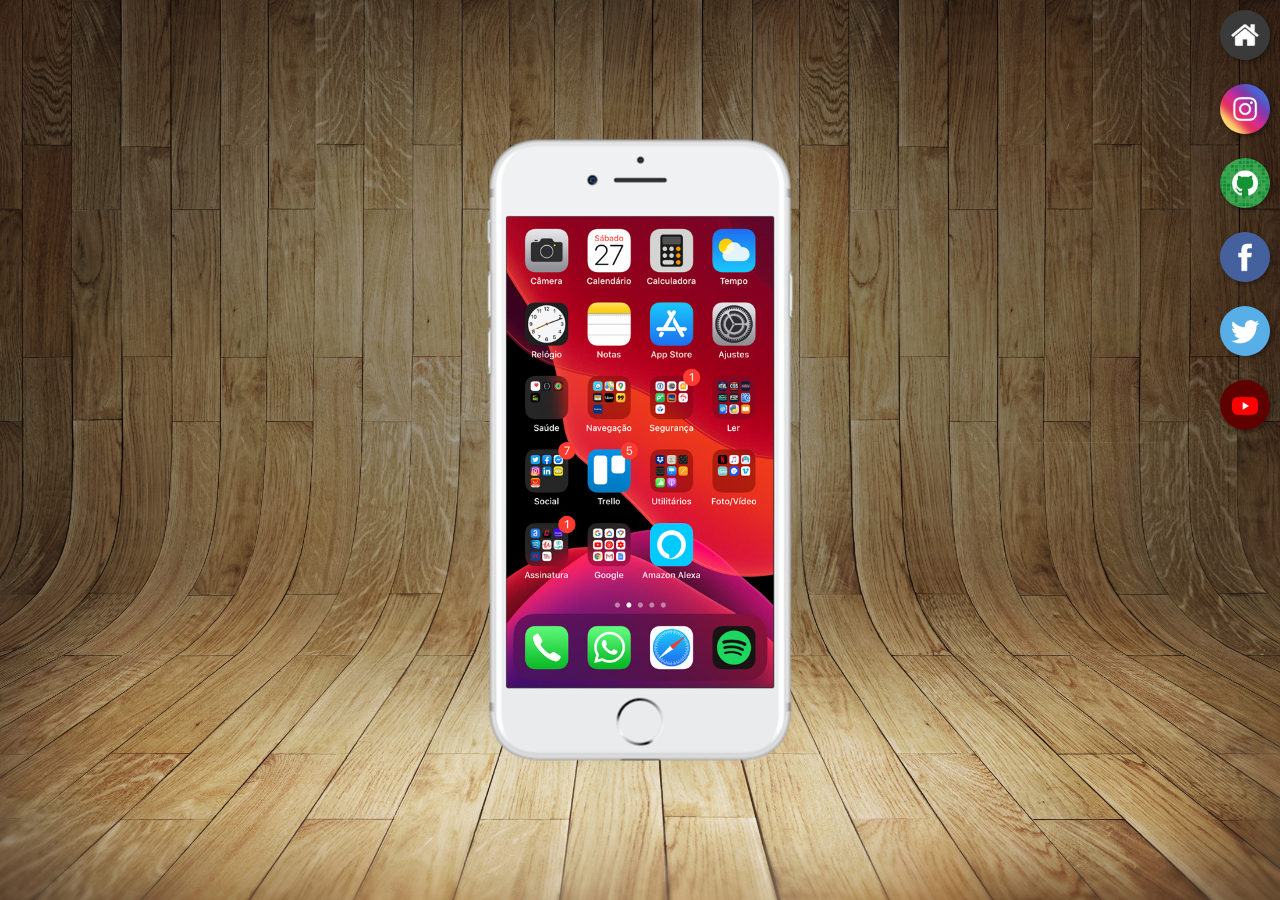
<file: index.html>
<!DOCTYPE html>
<html lang="pt-br">
<head>
    <meta charset="UTF-8">
    <meta name="viewport" content="width=device-width, initial-scale=1.0">
    <title>Redes Sociais</title>
    <link rel="shortcut icon" href="imagens/favicon.ico" type="image/x-icon">
    <link rel="stylesheet" href="estilo/style.css">
</head>
<body>
    <main>
        <section id="telefone">
           <iframe src="home.html" name="tela" id="tela" frameborder="0">
            Seu navegador não é compatível.
           </iframe>
        </section>
        <section id="redes-sociais"> <!--qdo apertar no icones,vai aparecer dentro da tela do celular-->
           <a href="home.html" target="tela"><img src="imagens/logo-home.jpg" alt="home"></a><br>
           <a href="instagram.html" target="tela"><img src="imagens/logo-instagram.jpg" alt="instagram"></a><br>
           <a href="github.html" target="tela"><img src="imagens/logo-github.jpg" alt="github"></a><br>
           <a href="facebook.html" target="tela"><img src="imagens/logo-facebook.jpg" alt="facebook"></a><br>
           <a href="twitter.html" target="tela"><img src="imagens/logo-twitter.jpg" alt="twitter"></a><br>
           <a href="youtube.html" target="tela"><img src="imagens/logo-youtube.jpg" alt="youtube"></a>
        </section>
    </main>
</body>
</html>
</file>
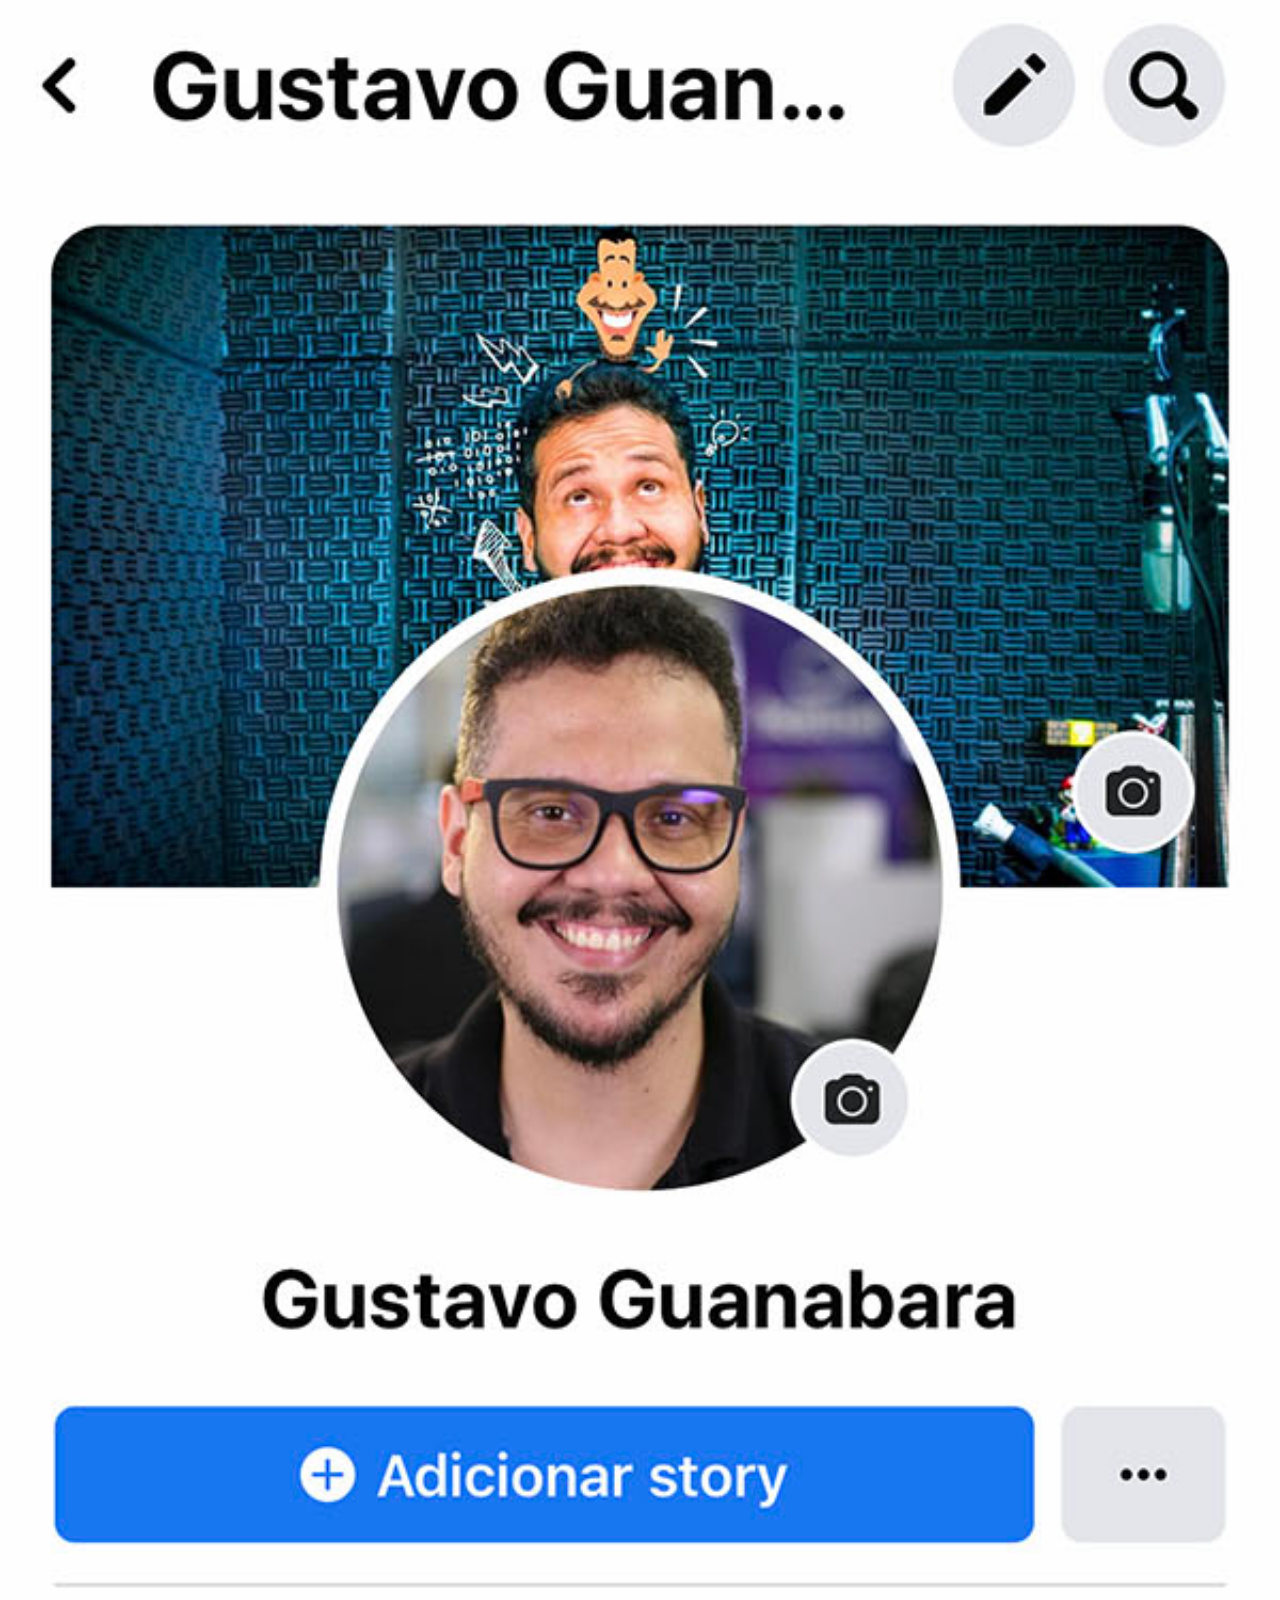
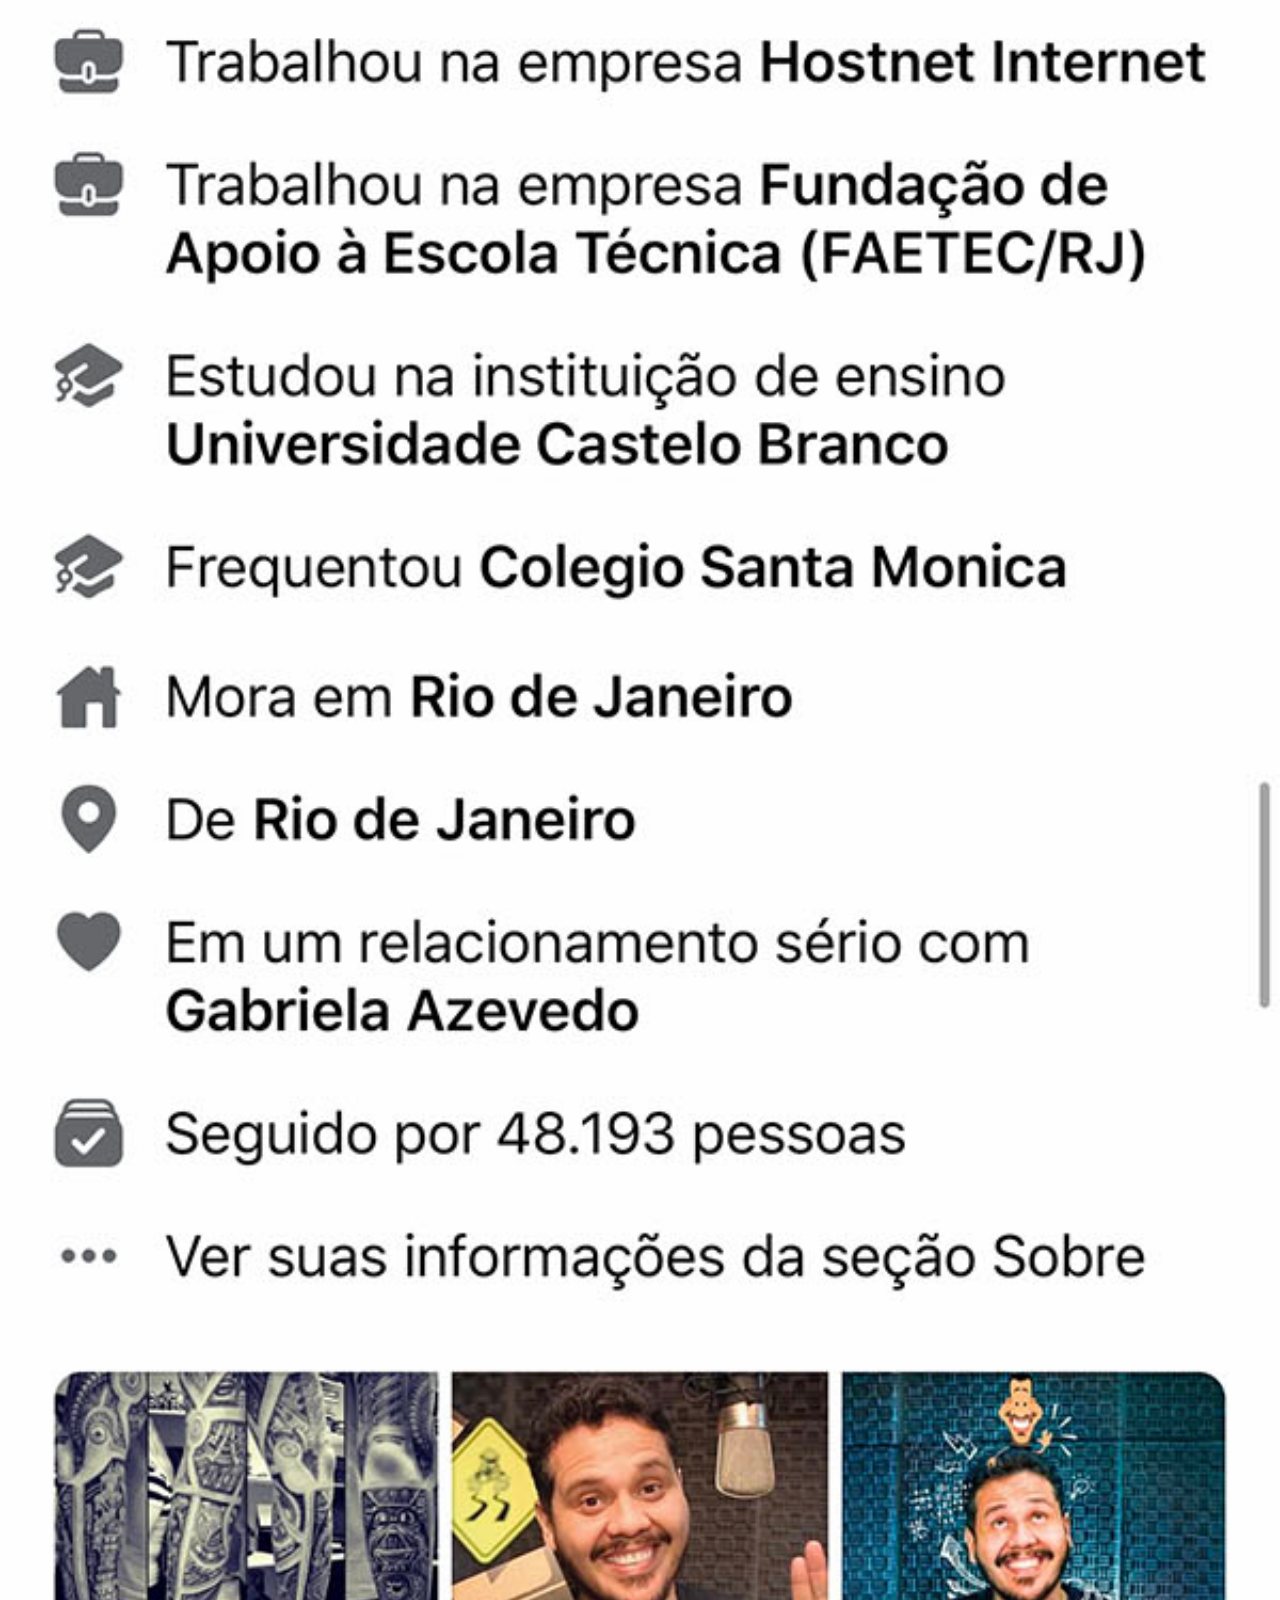
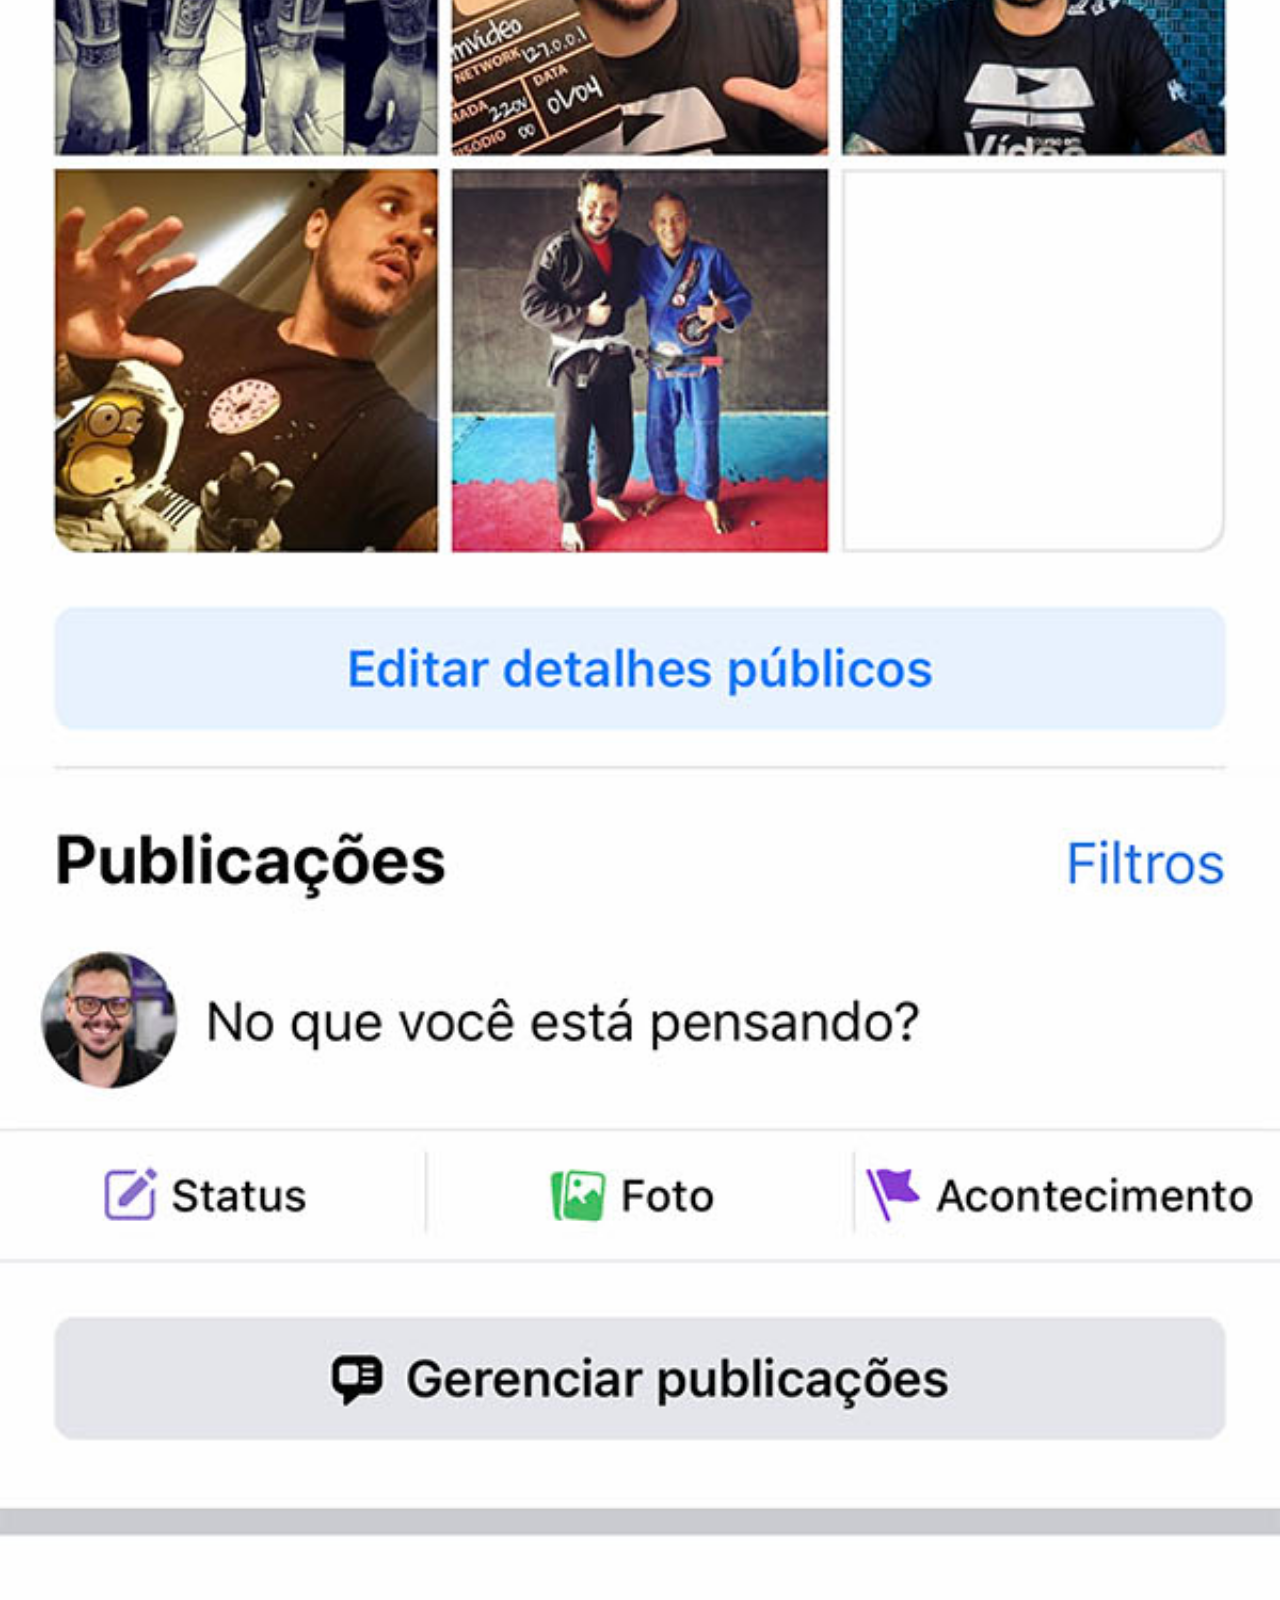
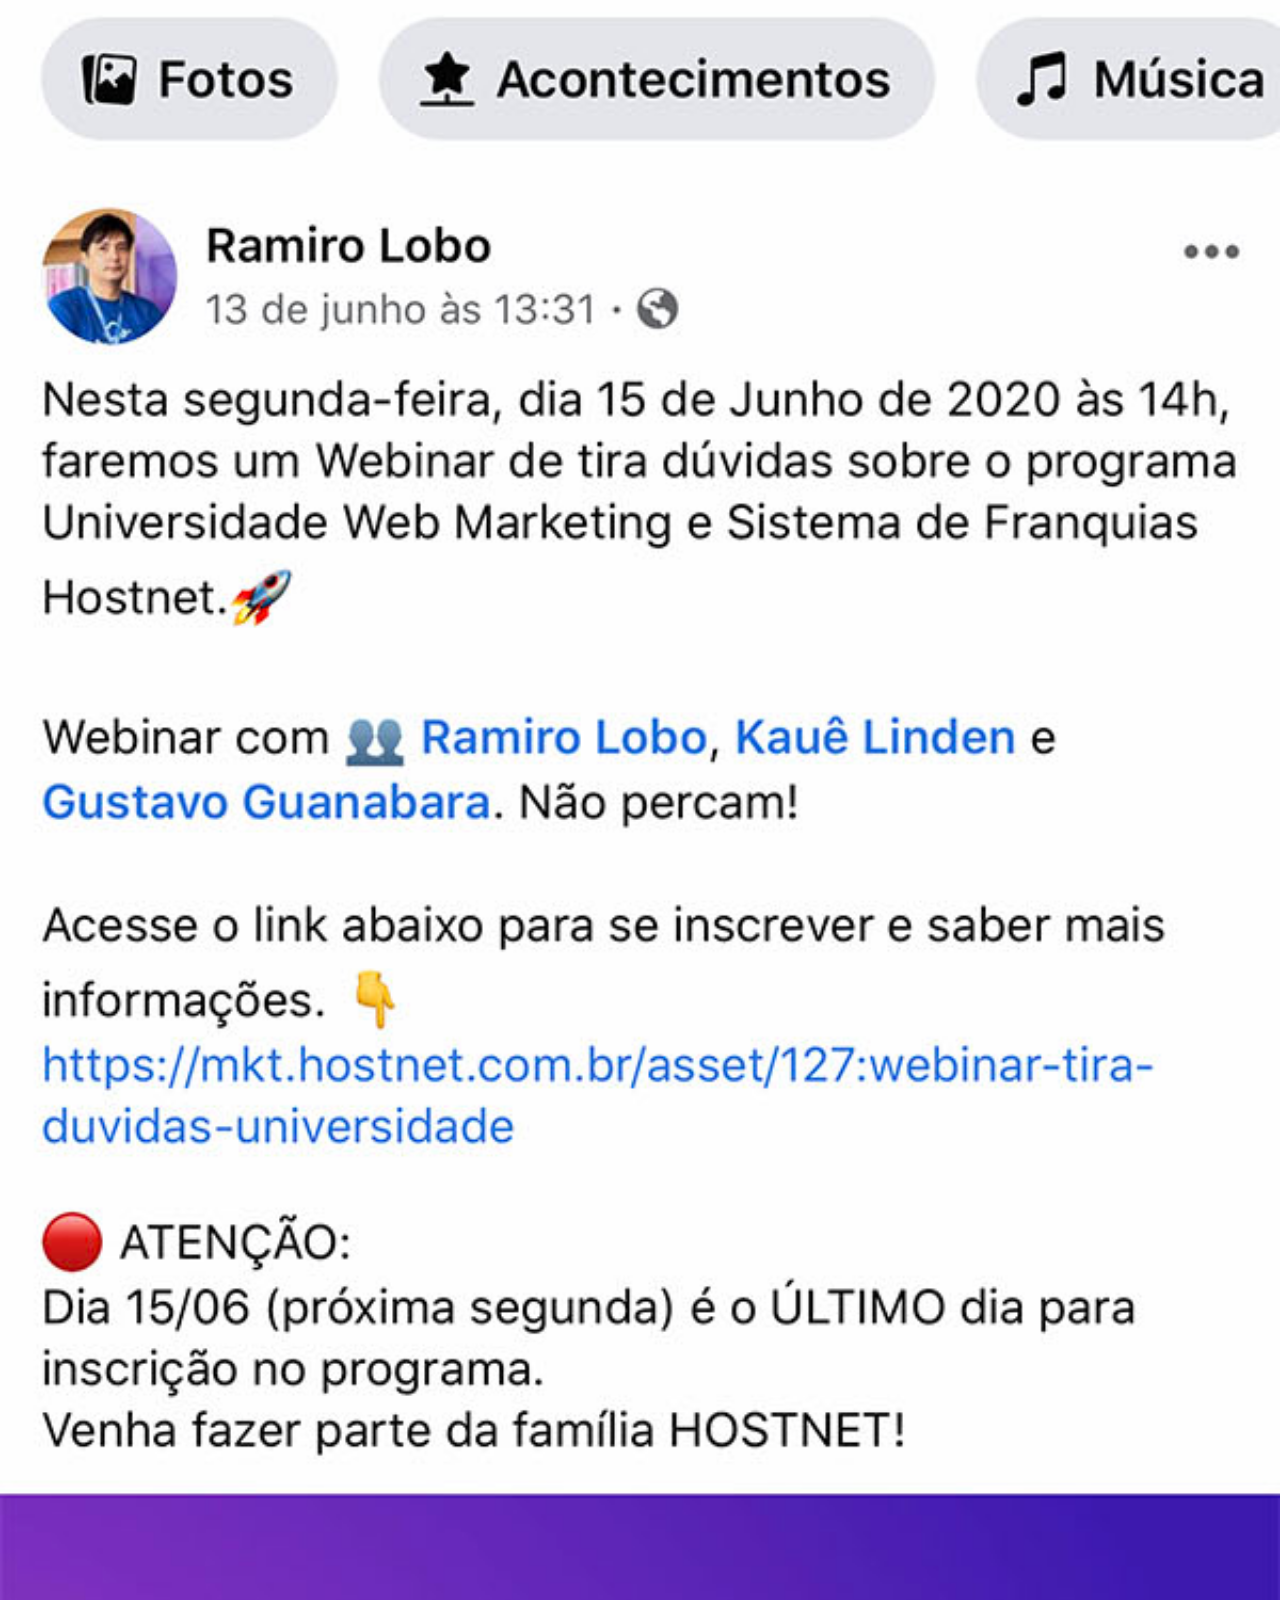
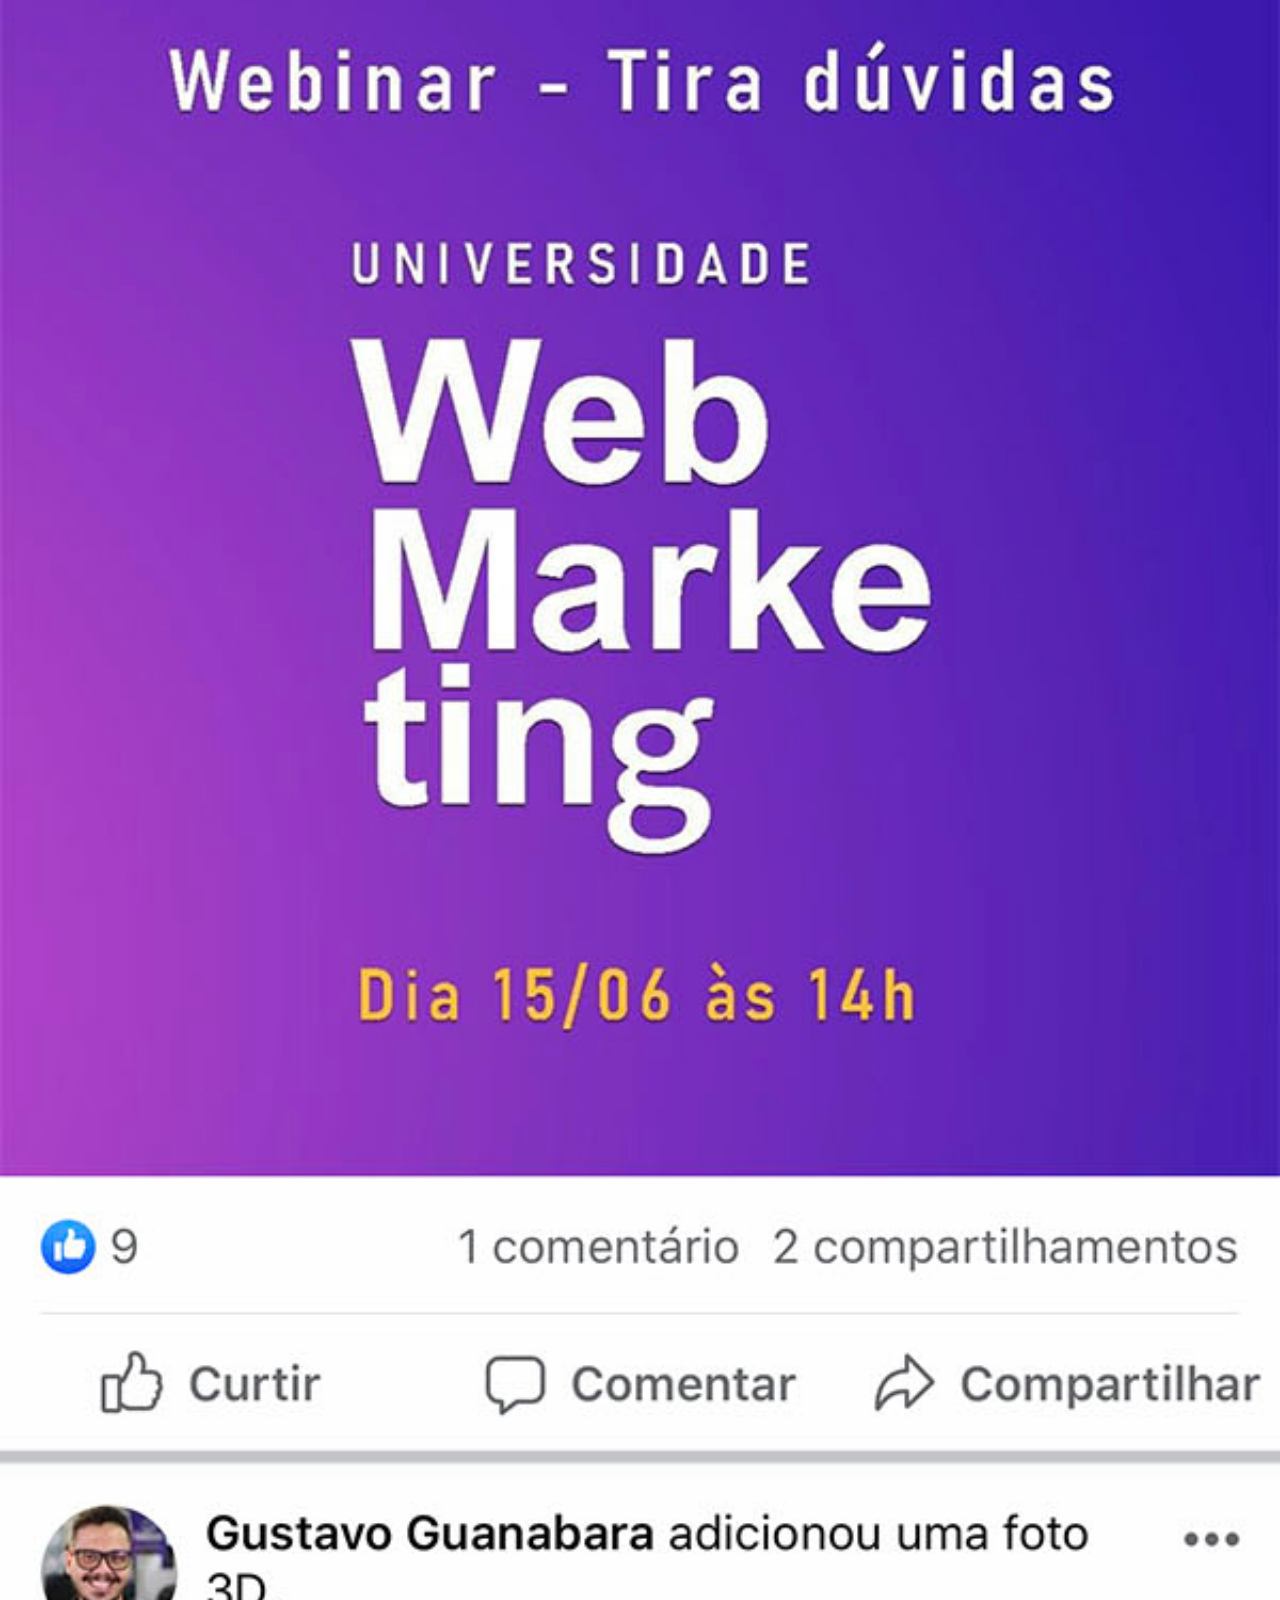
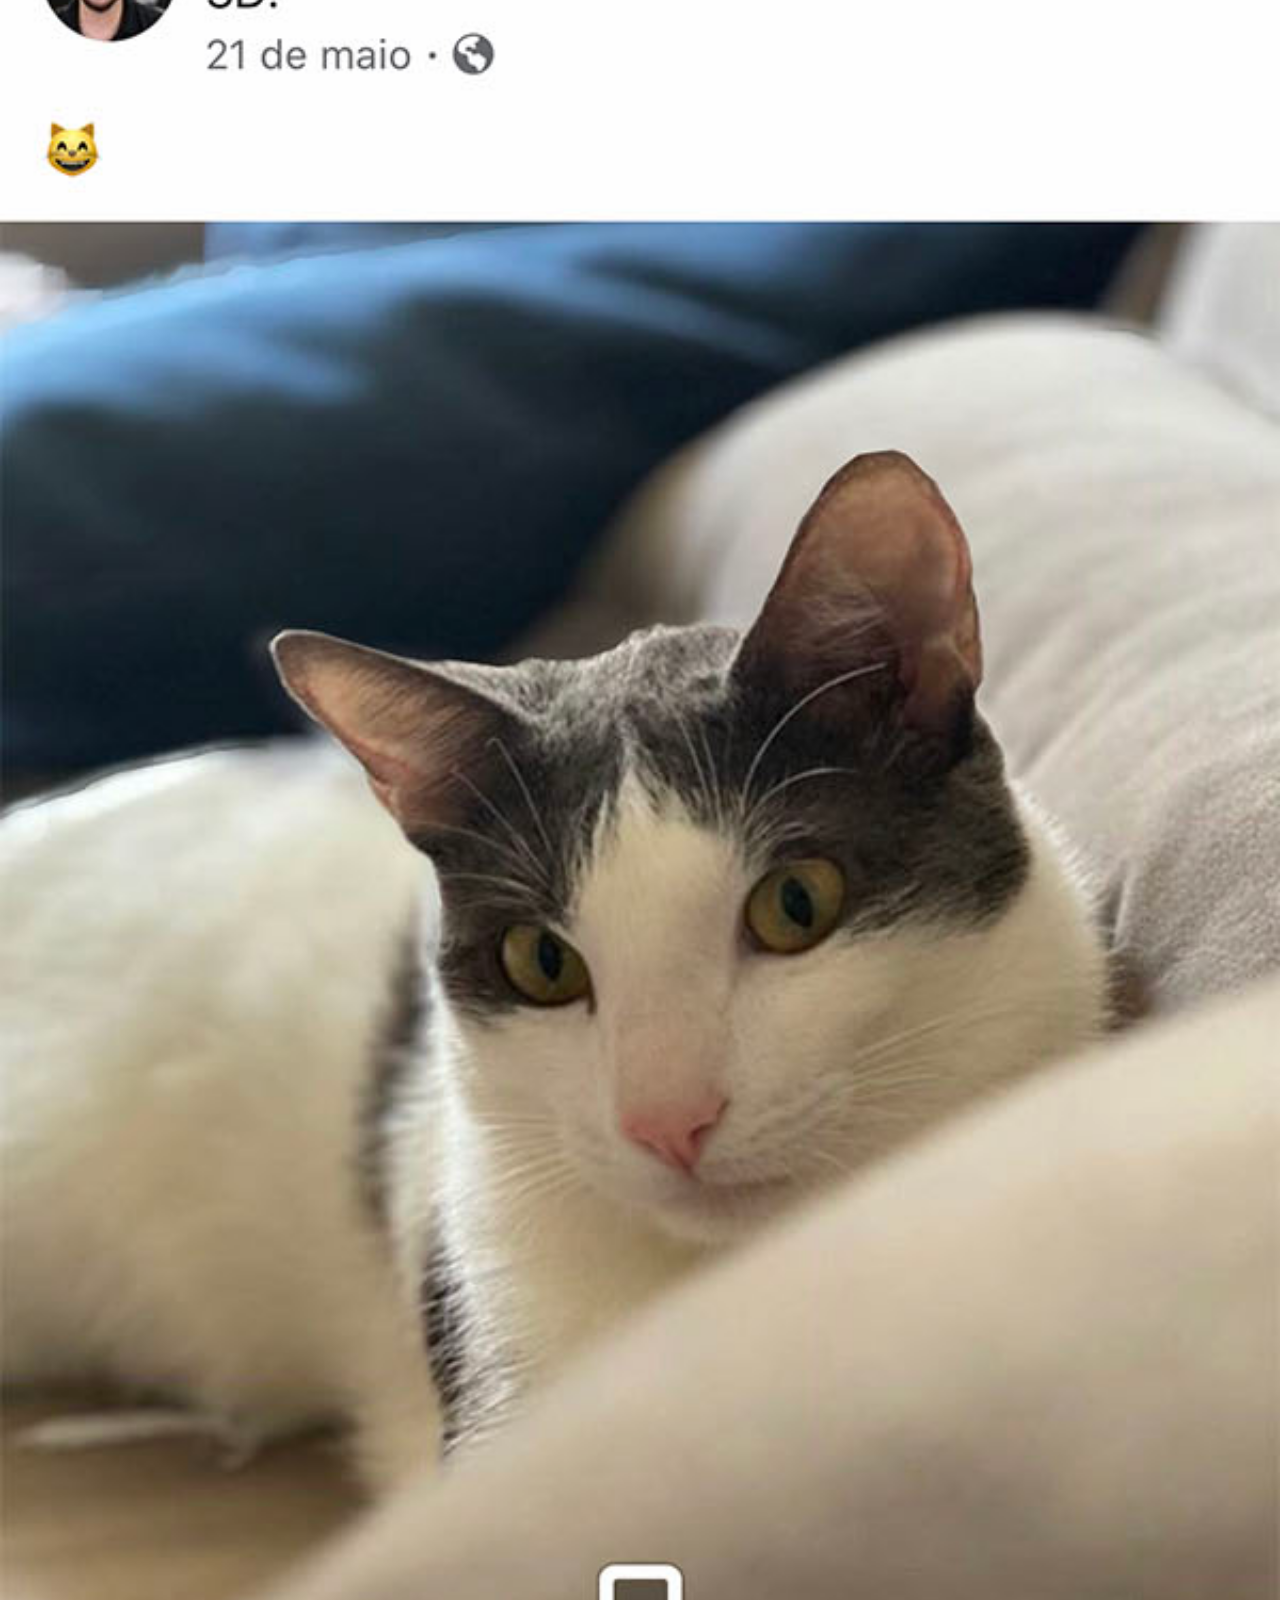
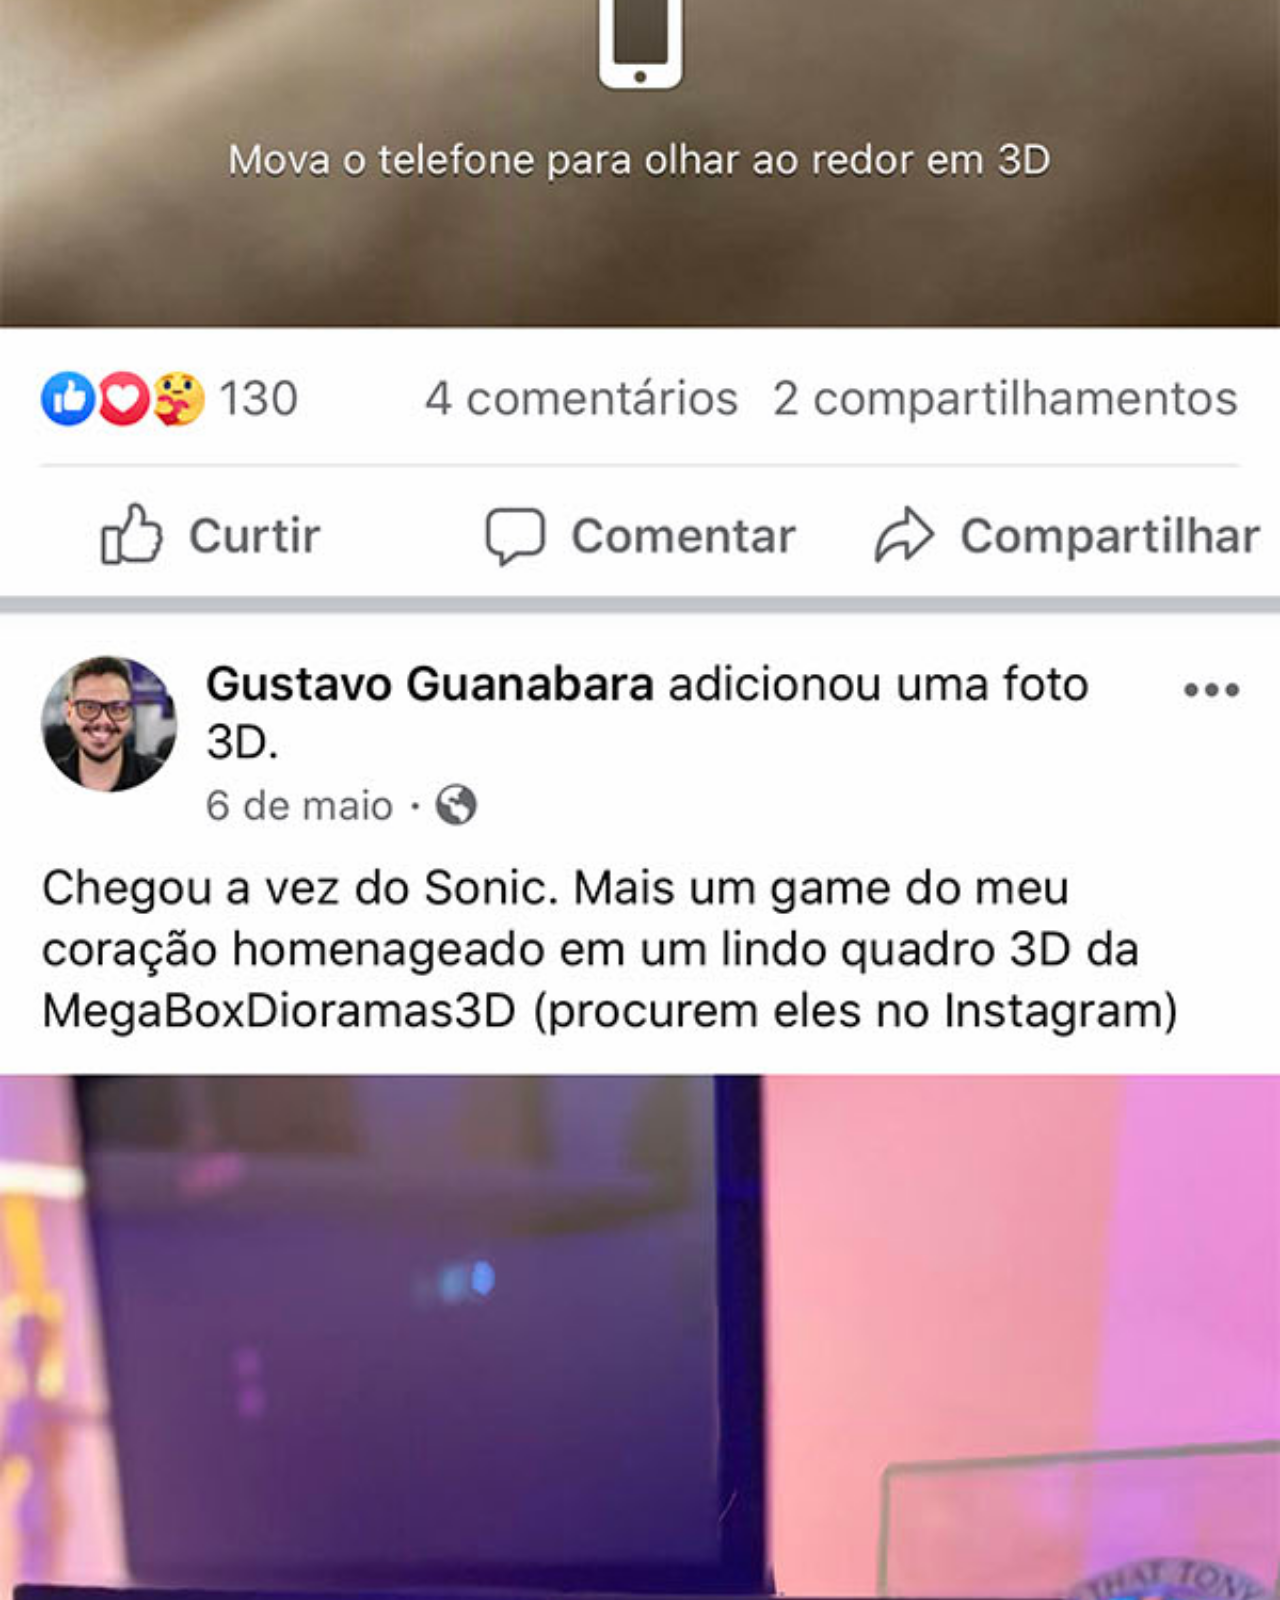
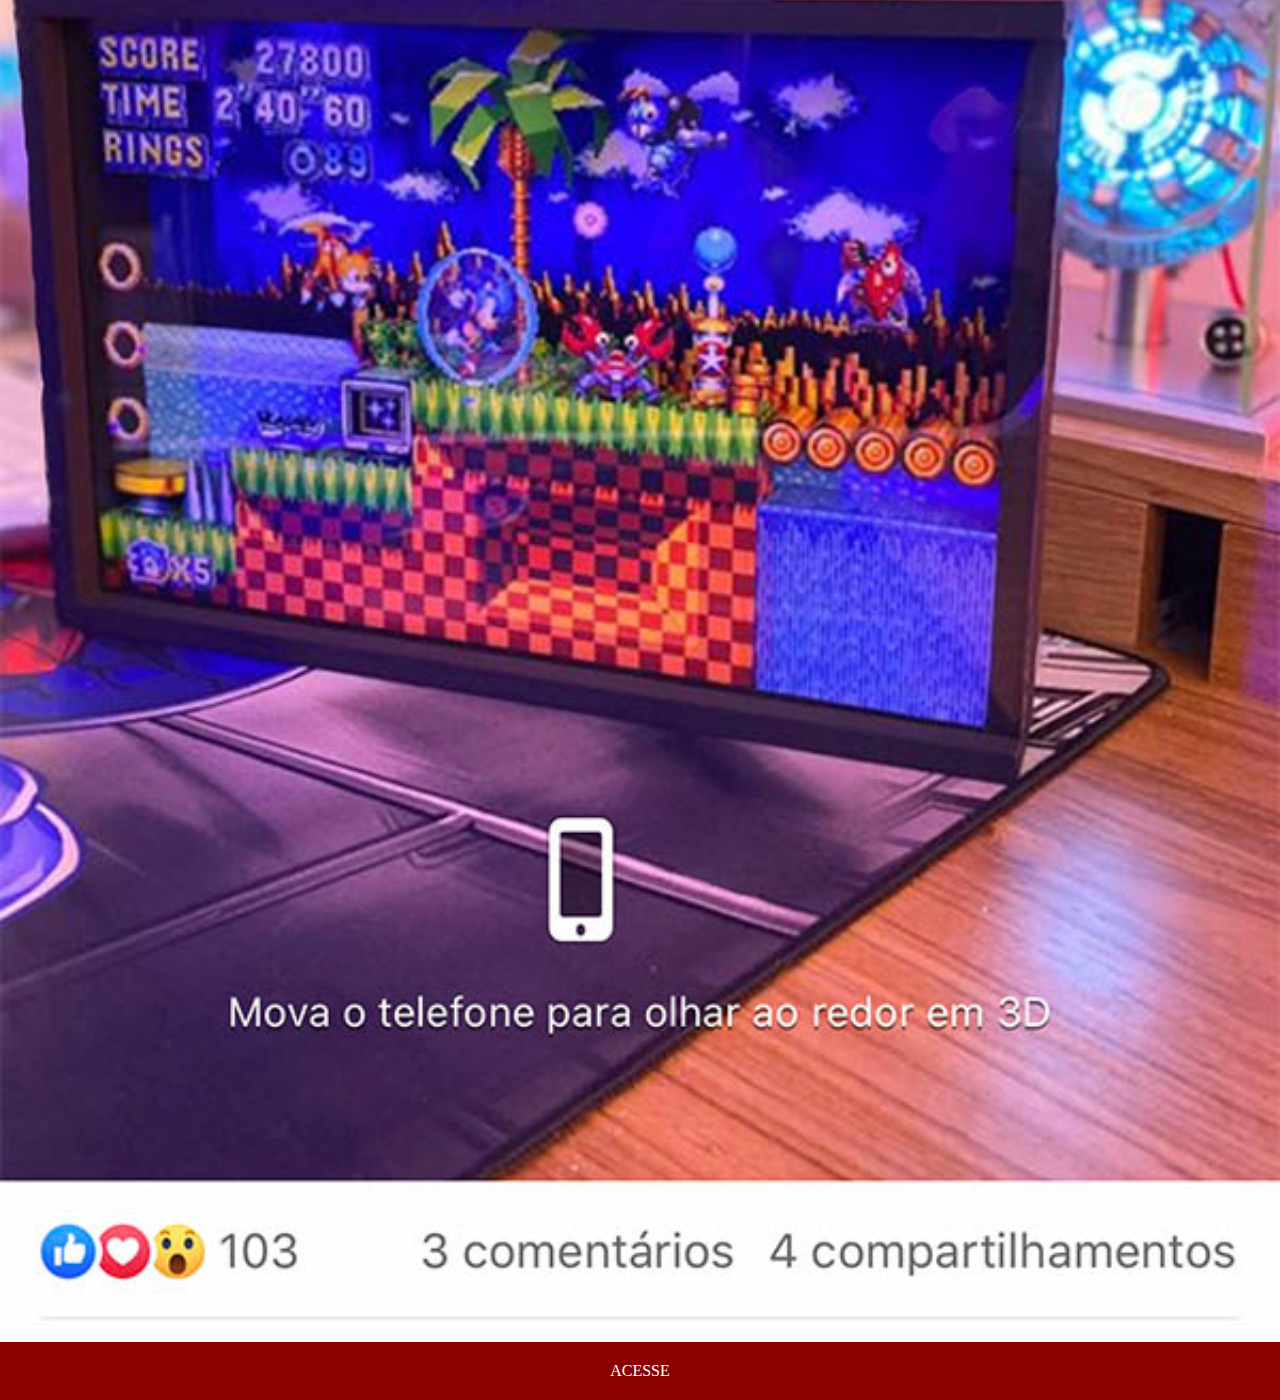
<file: facebook.html>
<!DOCTYPE html>
<html lang="pt-br">
<head>
    <meta charset="UTF-8">
    <meta name="viewport" content="width=device-width, initial-scale=1.0">
    <title>facebook</title>
    <link rel="stylesheet" href="estilo/social.css".css">
</head>
<body>
    <img src="imagens/tela-facebook.jpg" alt="facebook">
    <a href="https://www.facebook.com/CursosEmVideo">ACESSE</a>
    
</body>
</html>
</file>
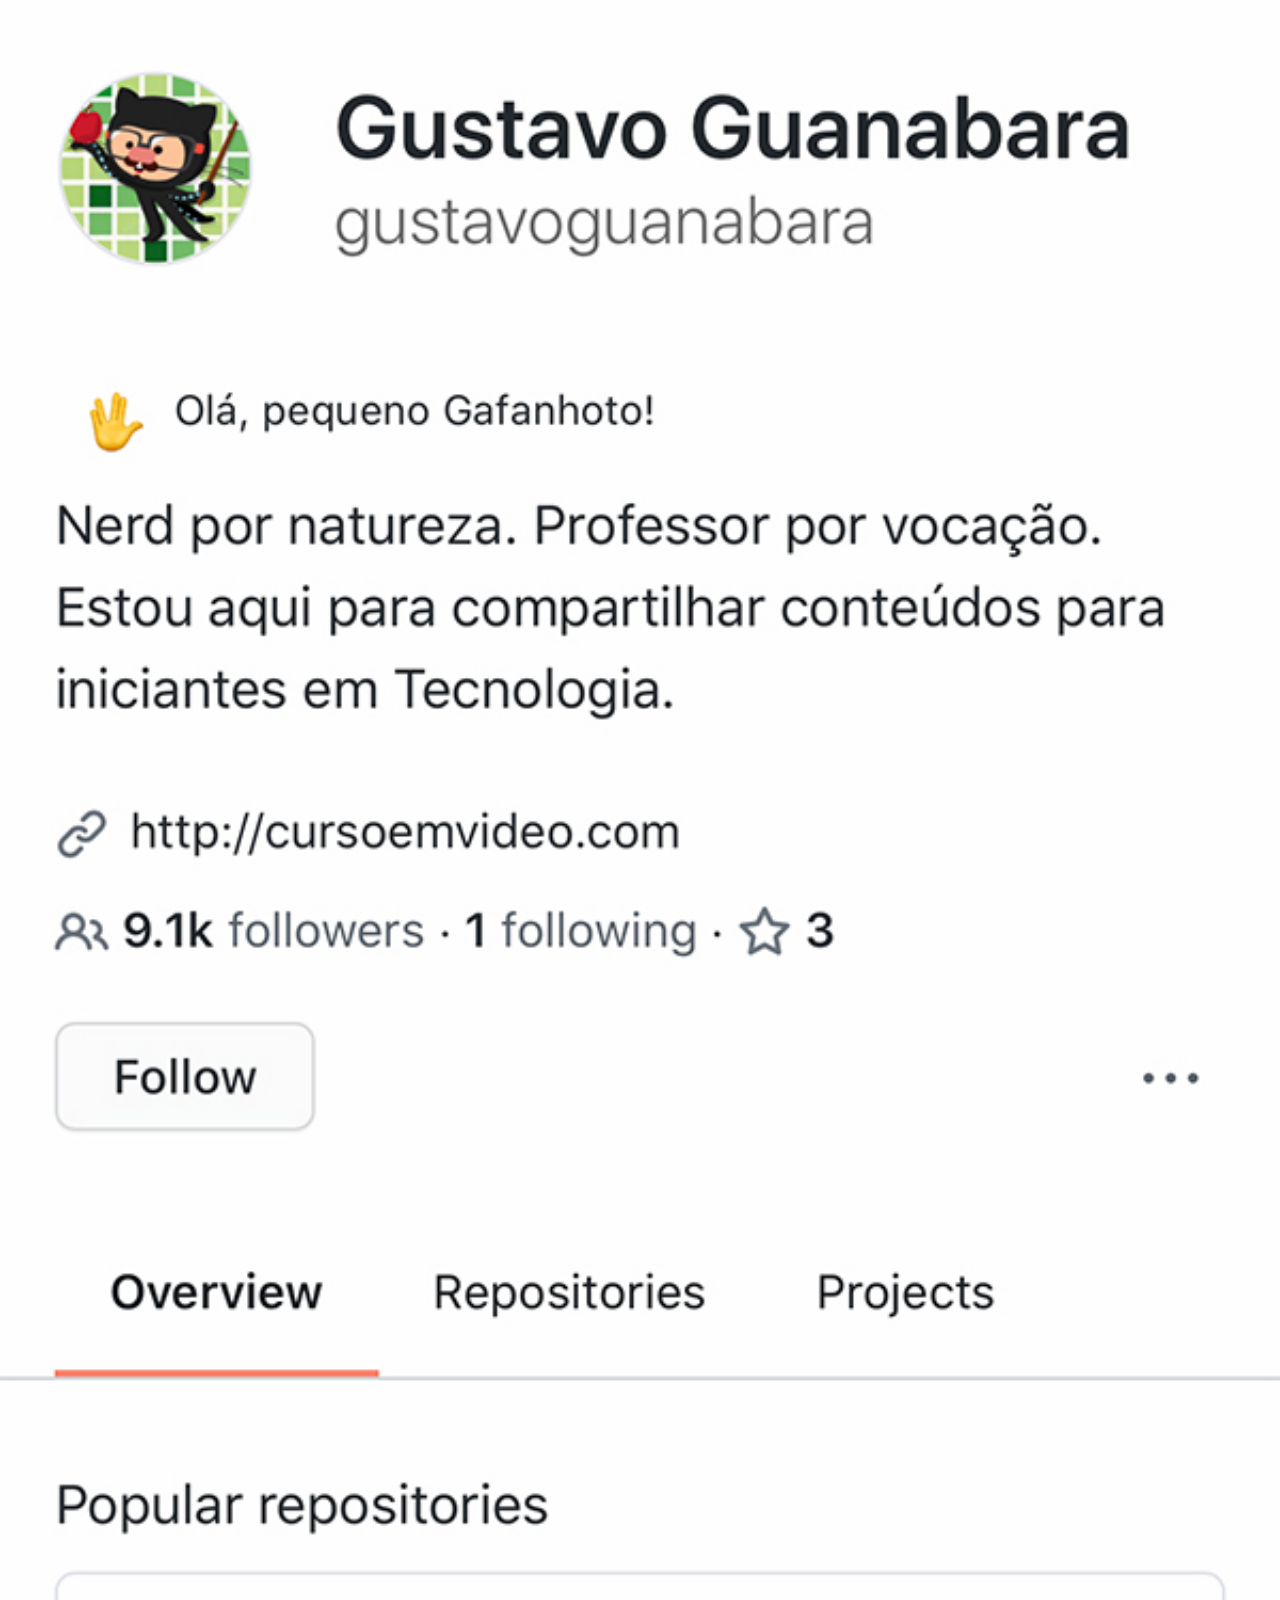
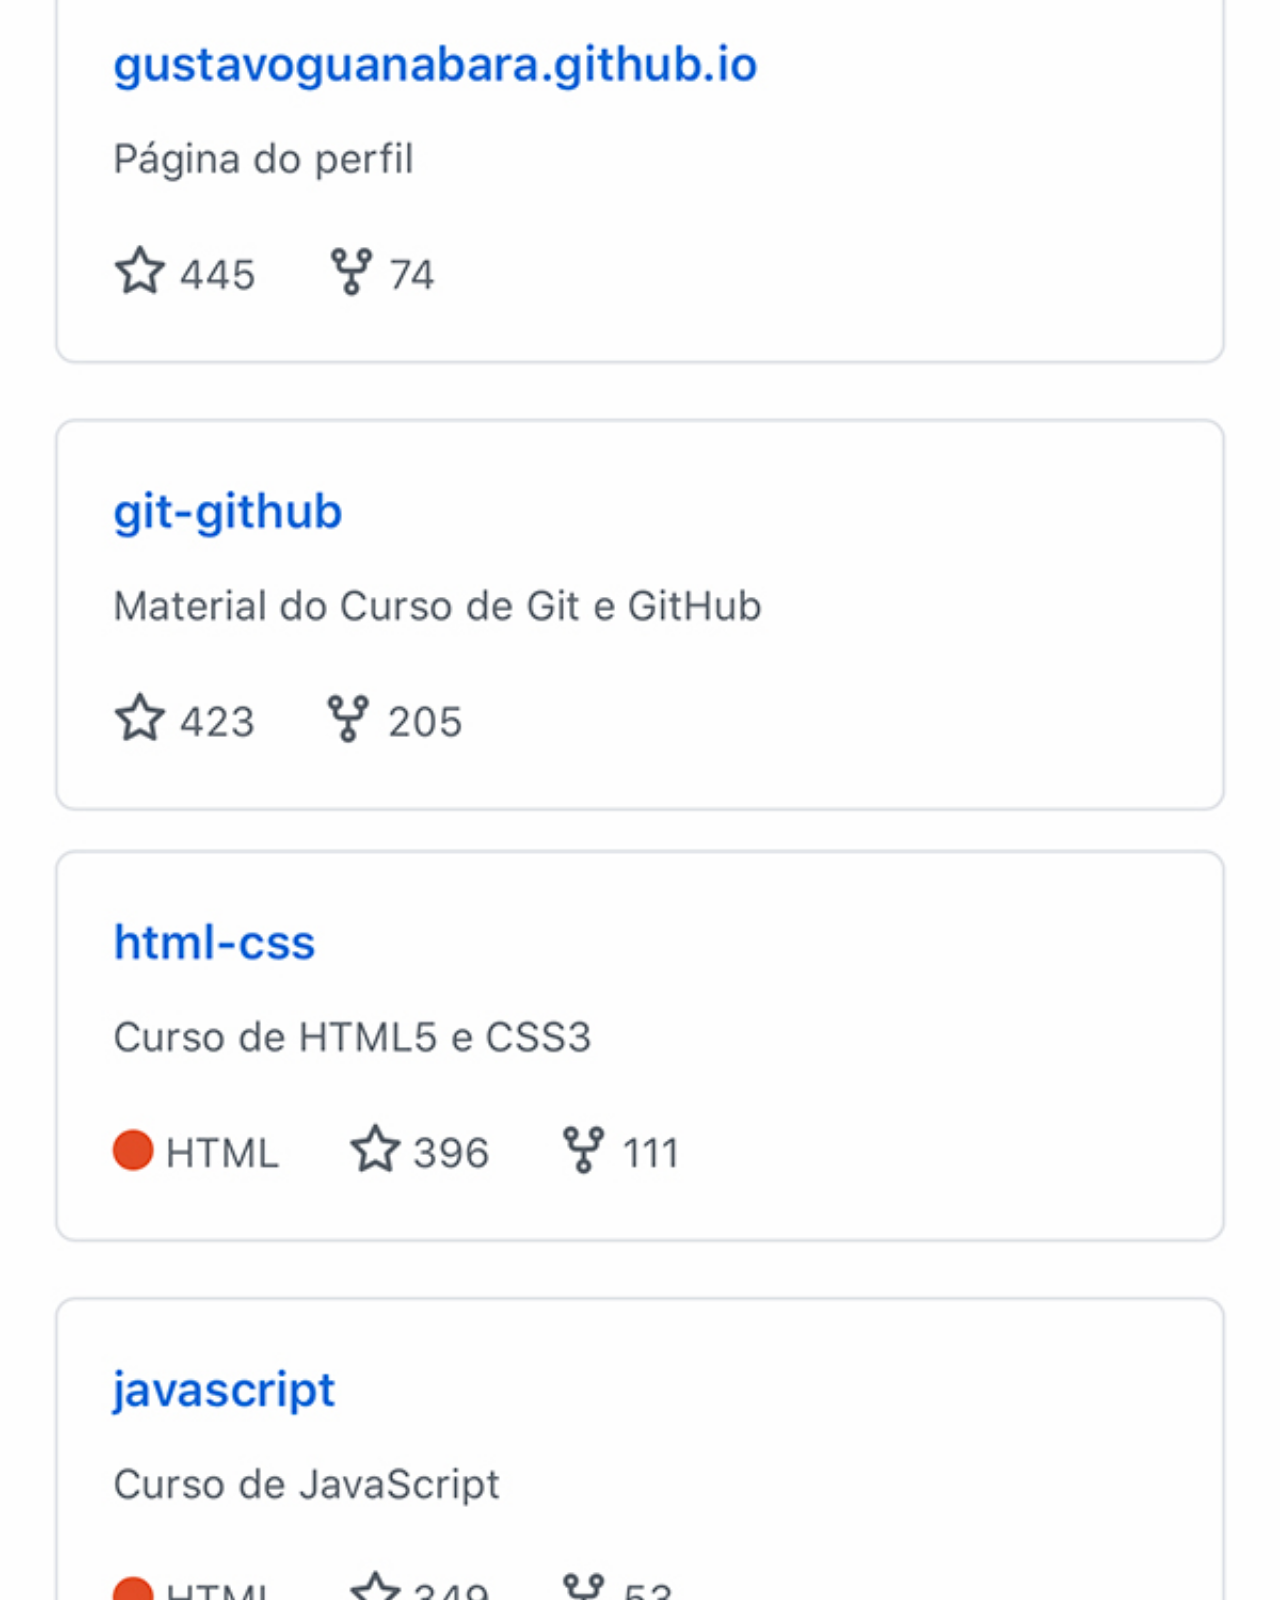
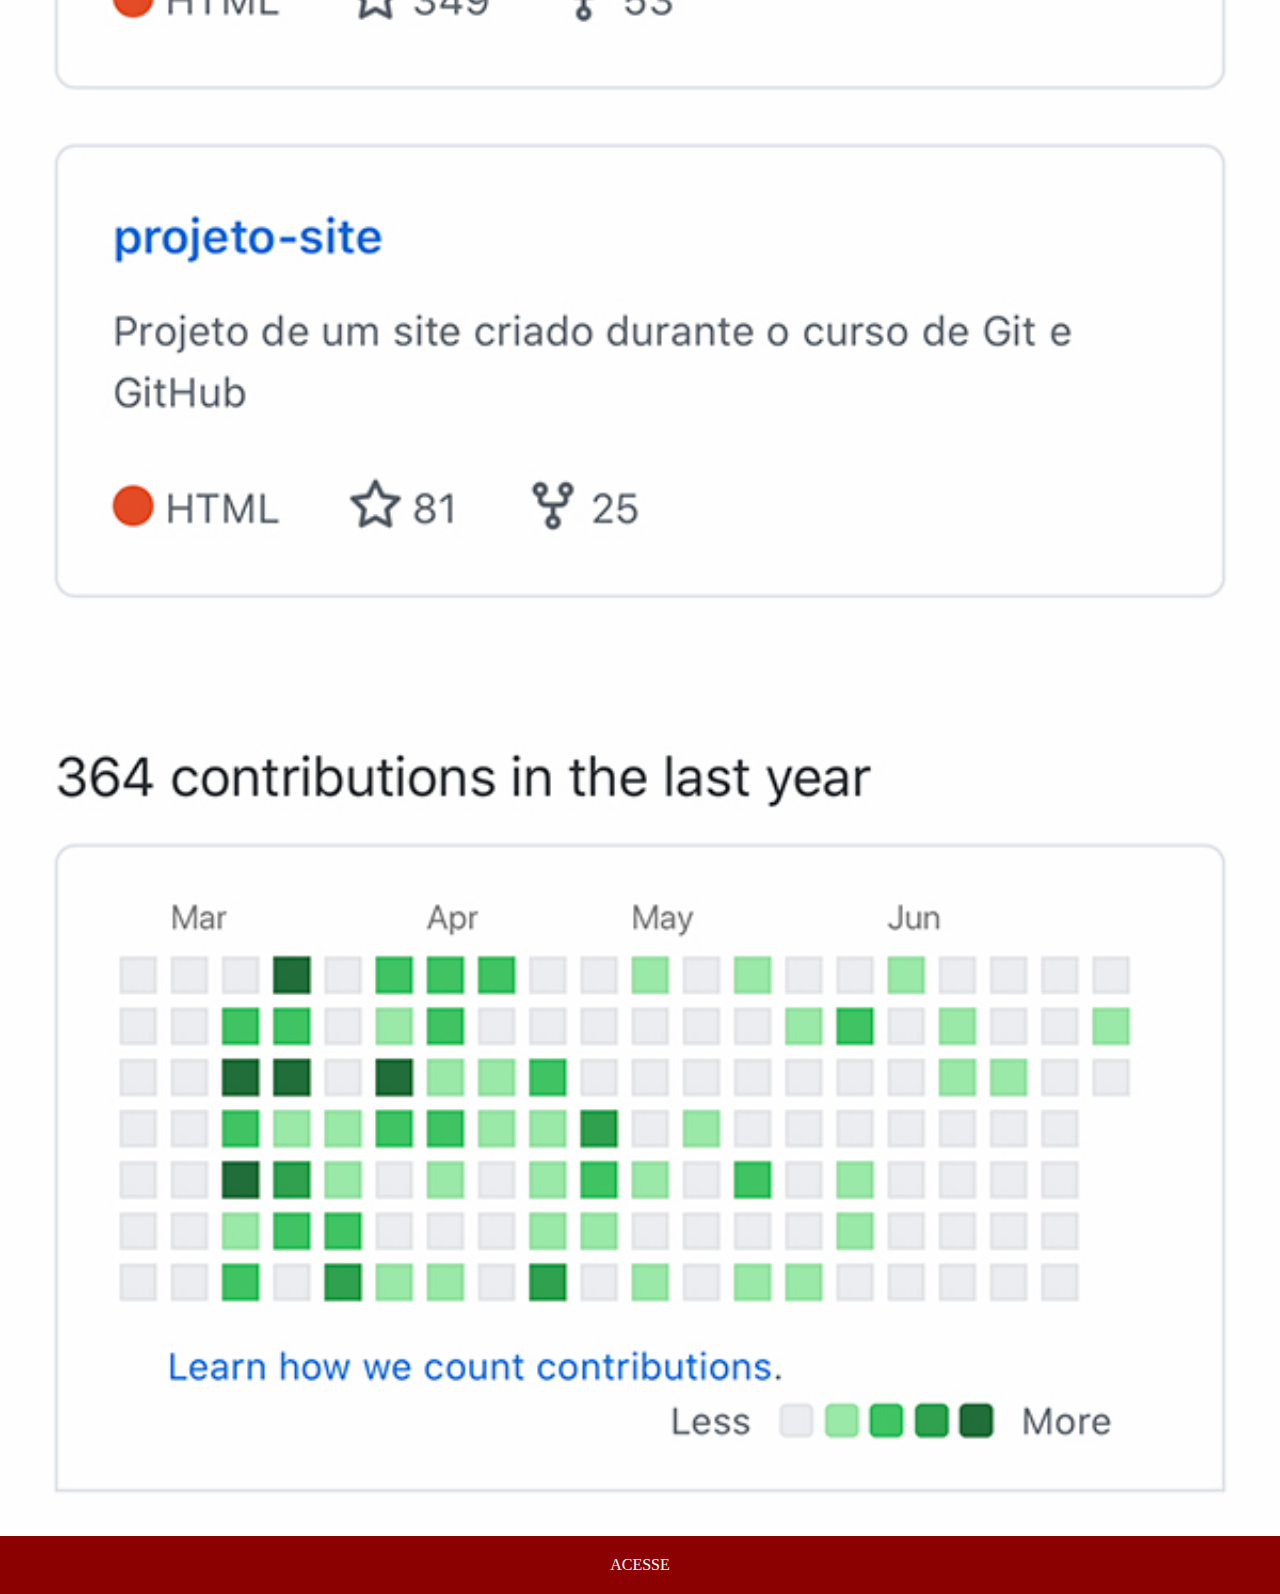
<file: github.html>
<!DOCTYPE html>
<html lang="pt-br">
<head>
    <meta charset="UTF-8">
    <meta name="viewport" content="width=device-width, initial-scale=1.0">
    <title>GitHub</title>
    <link rel="stylesheet" href="estilo/social.css">
</head>
<body>
    <img src="imagens/tela-github.jpg" alt="github">
    <a href="https://github.com/gustavoguanabara" target="_blank">ACESSE</a>
    
</body>
</html>
</file>
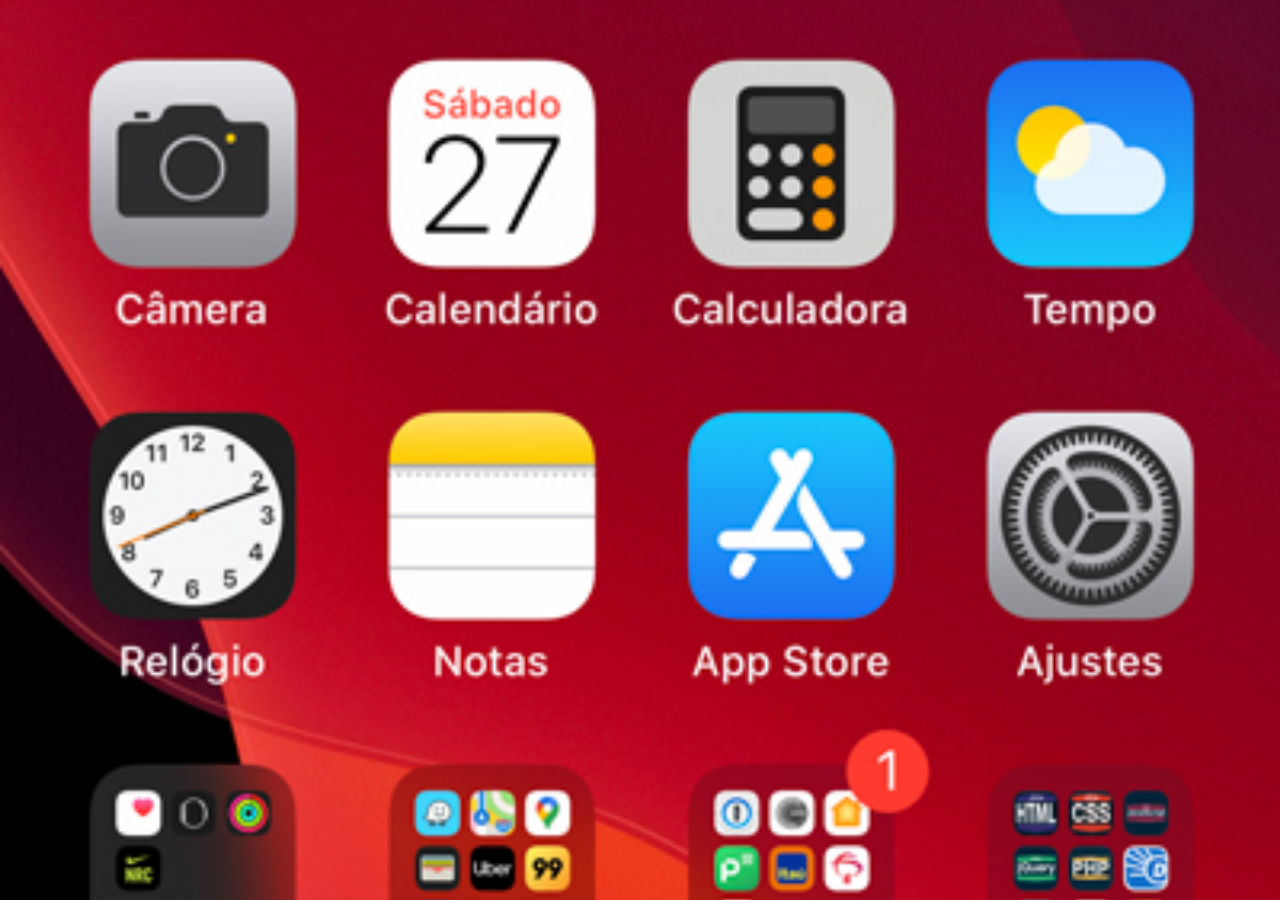
<file: home.html>
<!DOCTYPE html>
<html lang="pt-br">
<head>
    <meta charset="UTF-8">
    <meta name="viewport" content="width=device-width, initial-scale=1.0">
    <title>Document</title>
</head>
<style>
    *{
        margin: 0;
        padding: 0;
    }

    body{
        width: 100vw;
        height: 100vh;
        background: black url(imagens/tela-home.jpg) top center;
        background-repeat: no-repeat;
        background-size: cover;
    }
</style>
<body>
    
</body>
</html>
</file>
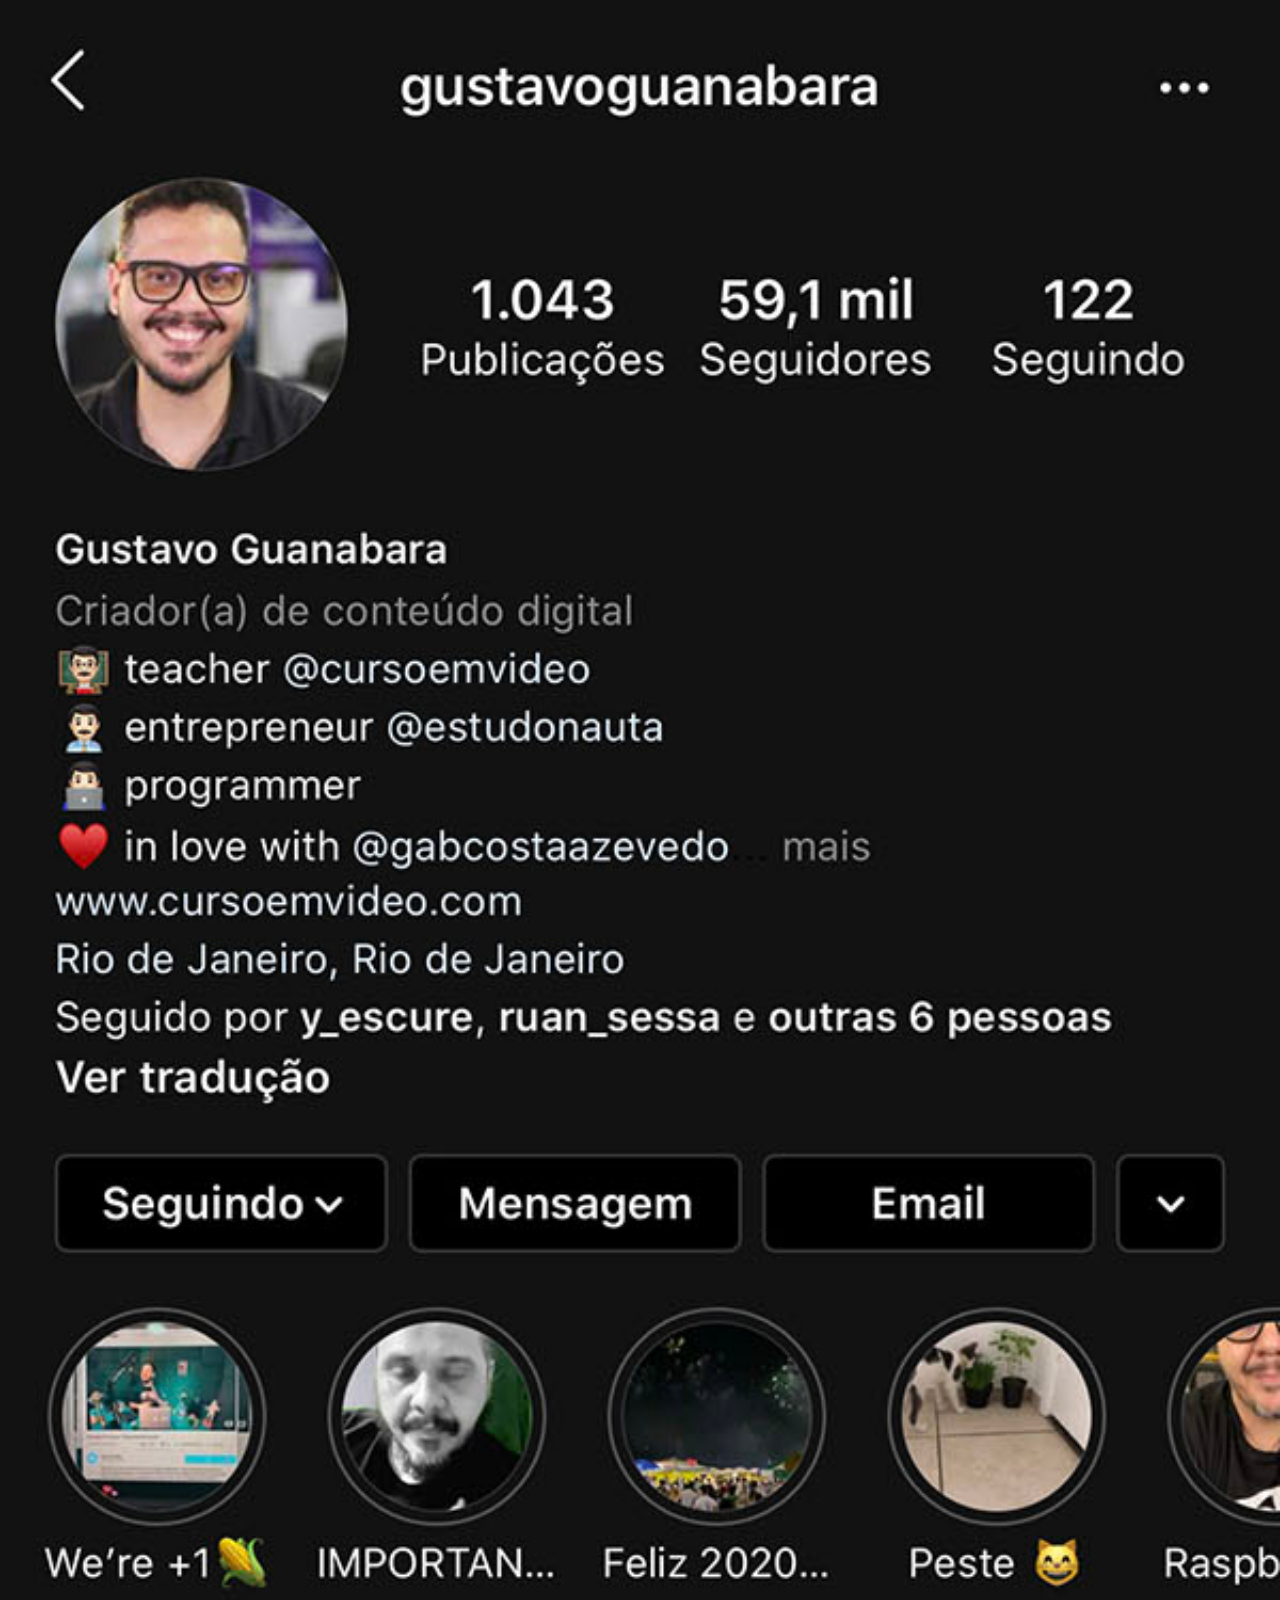
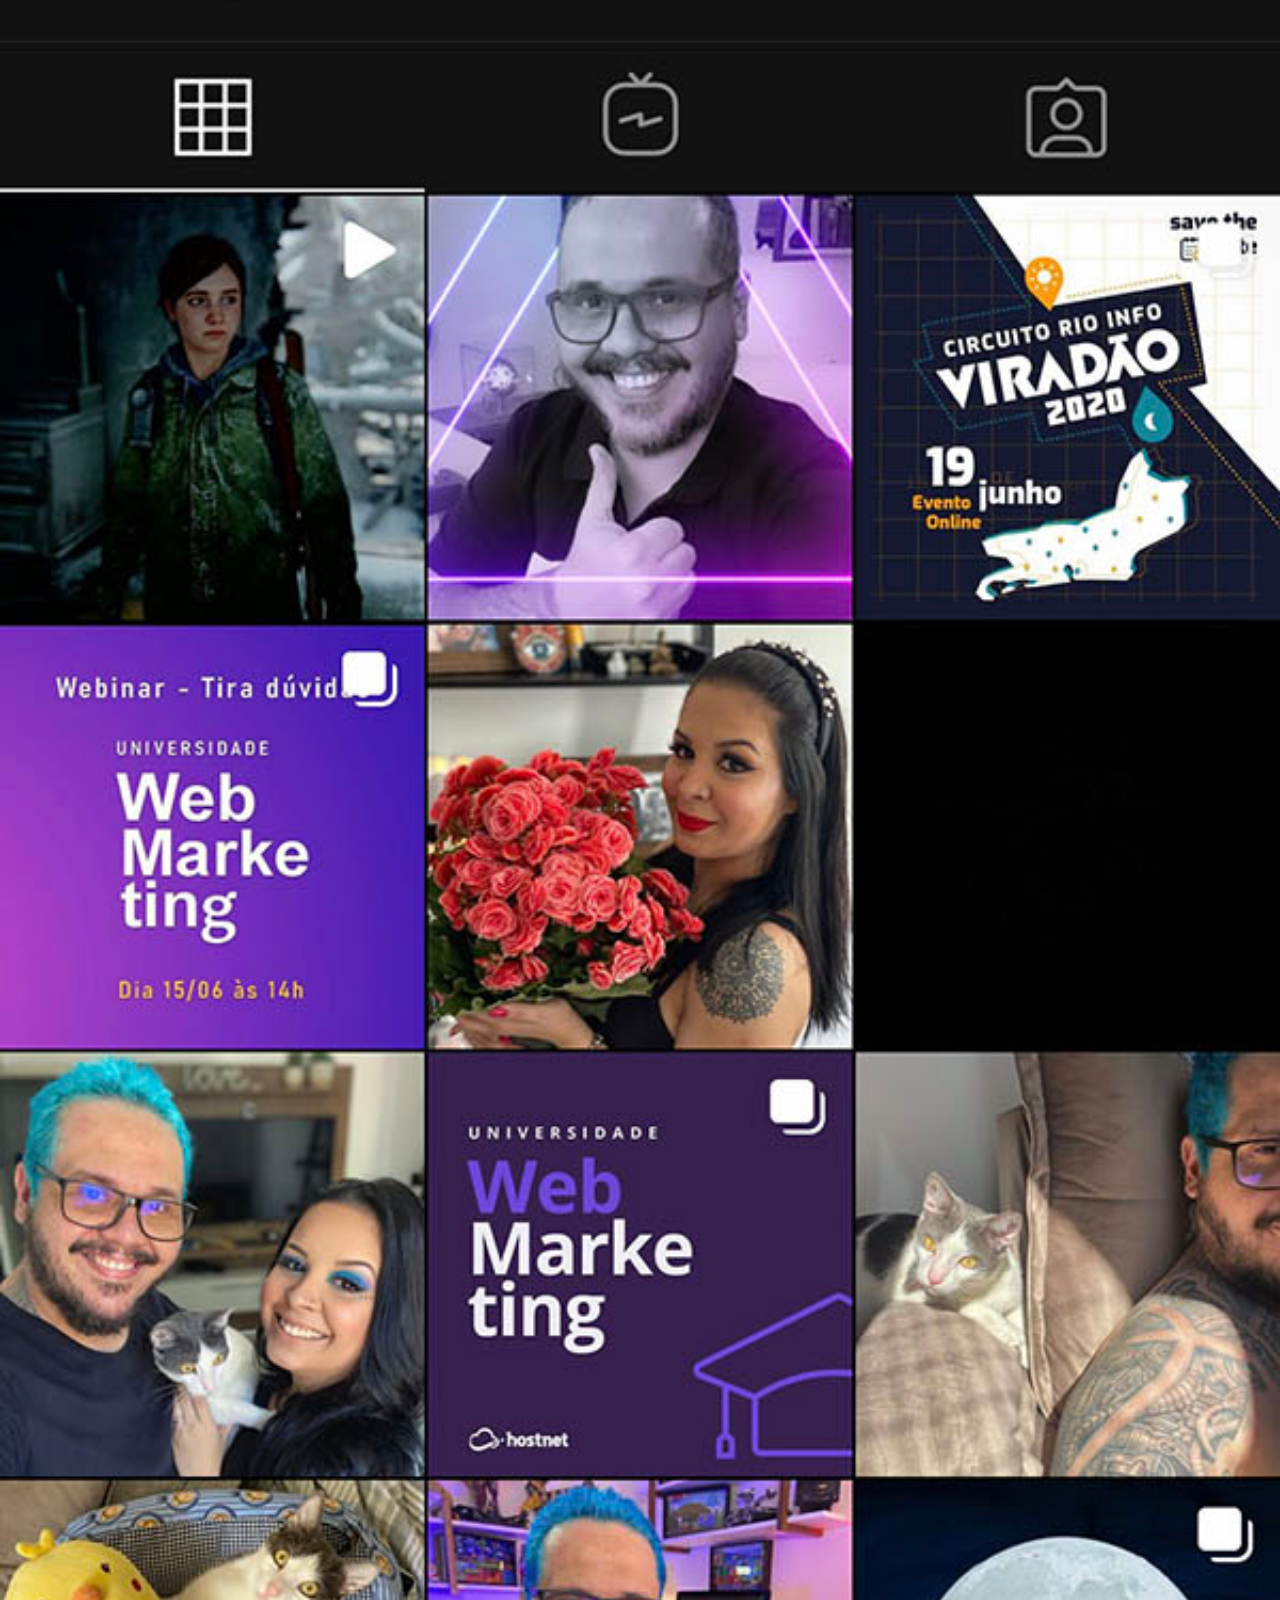
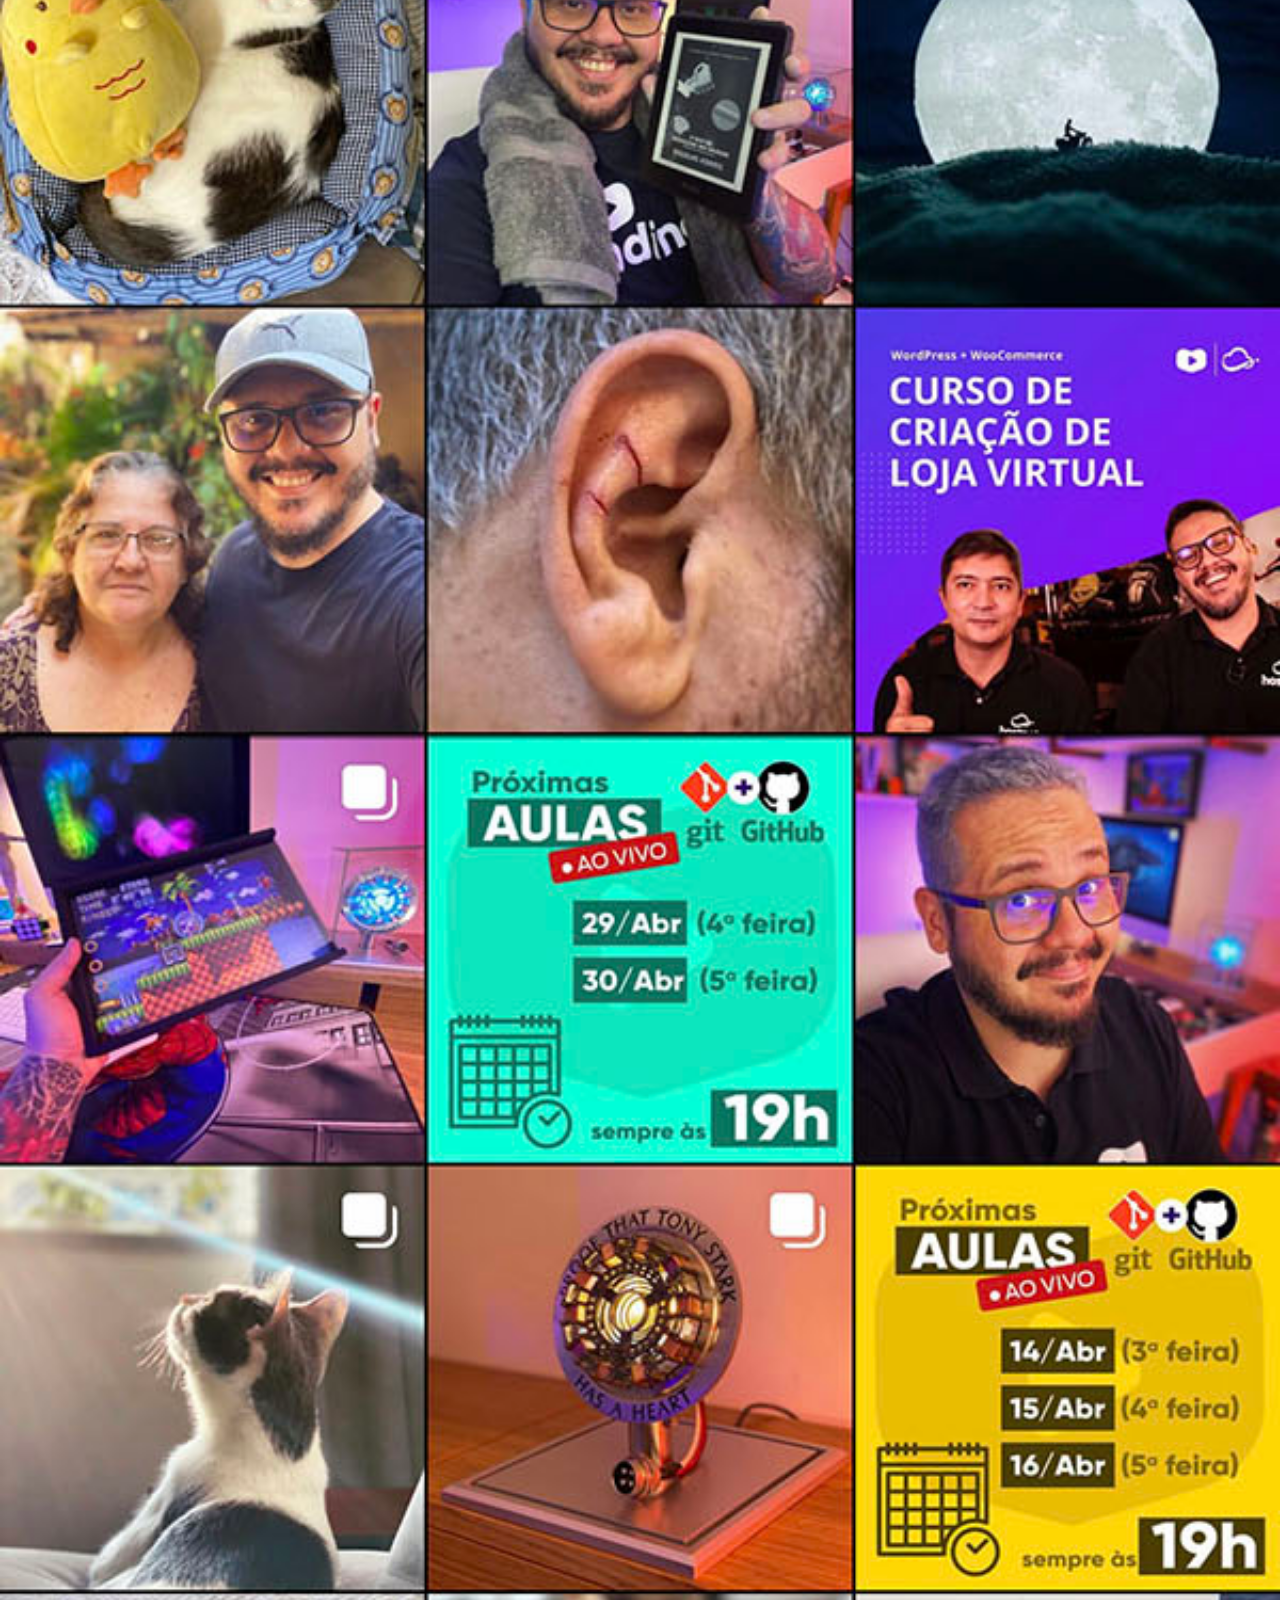
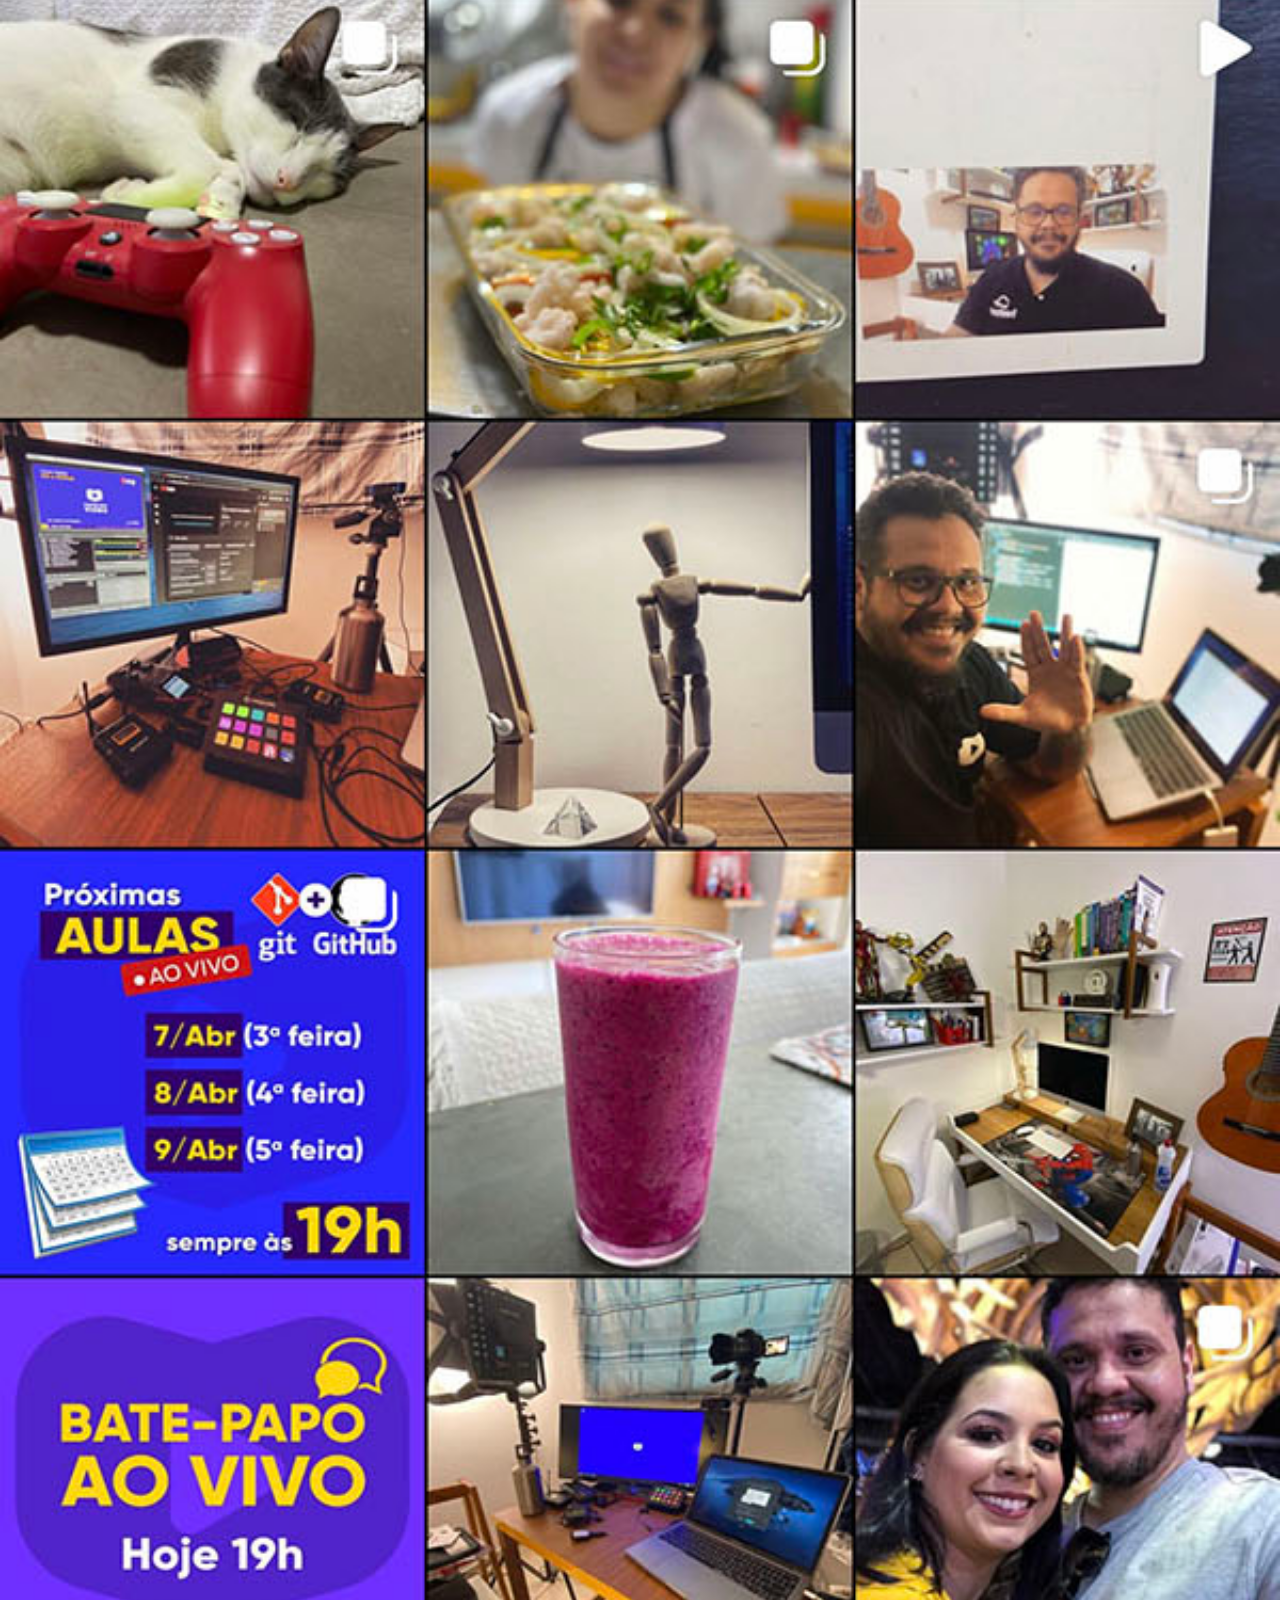
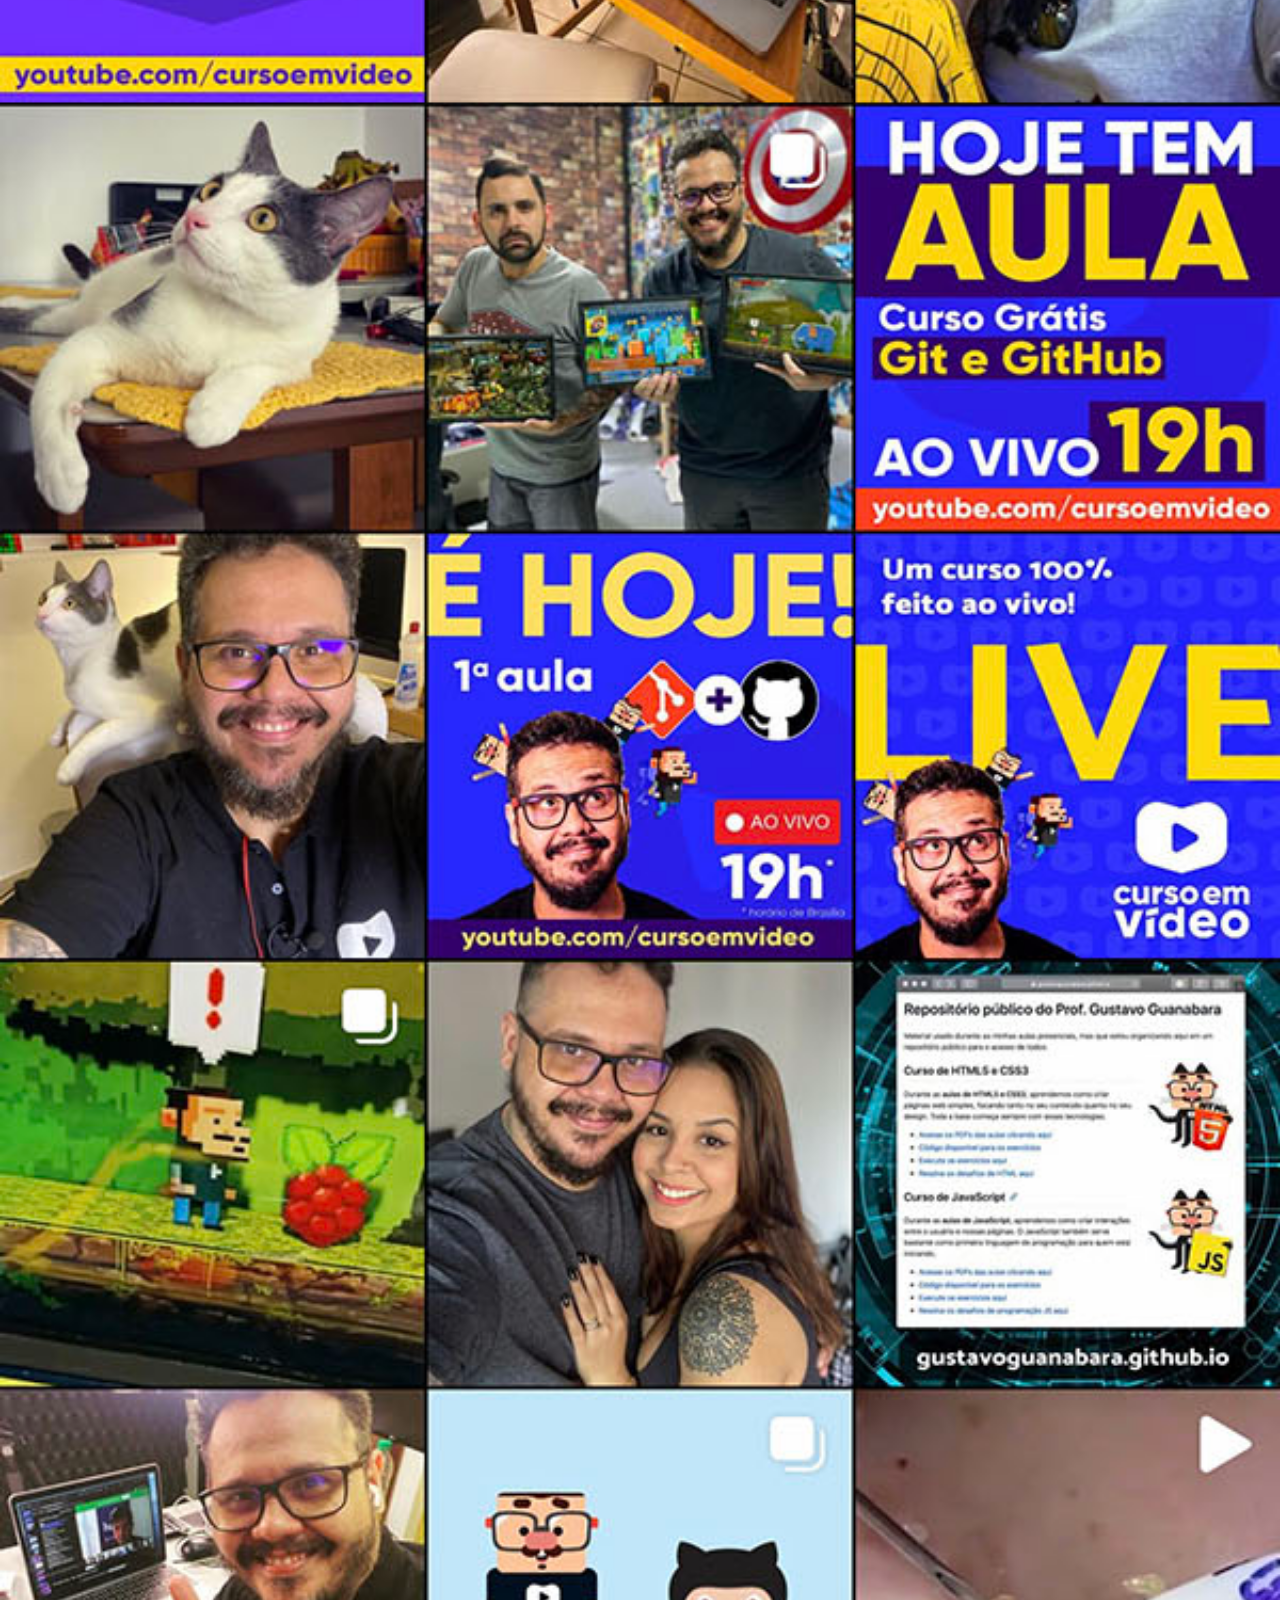
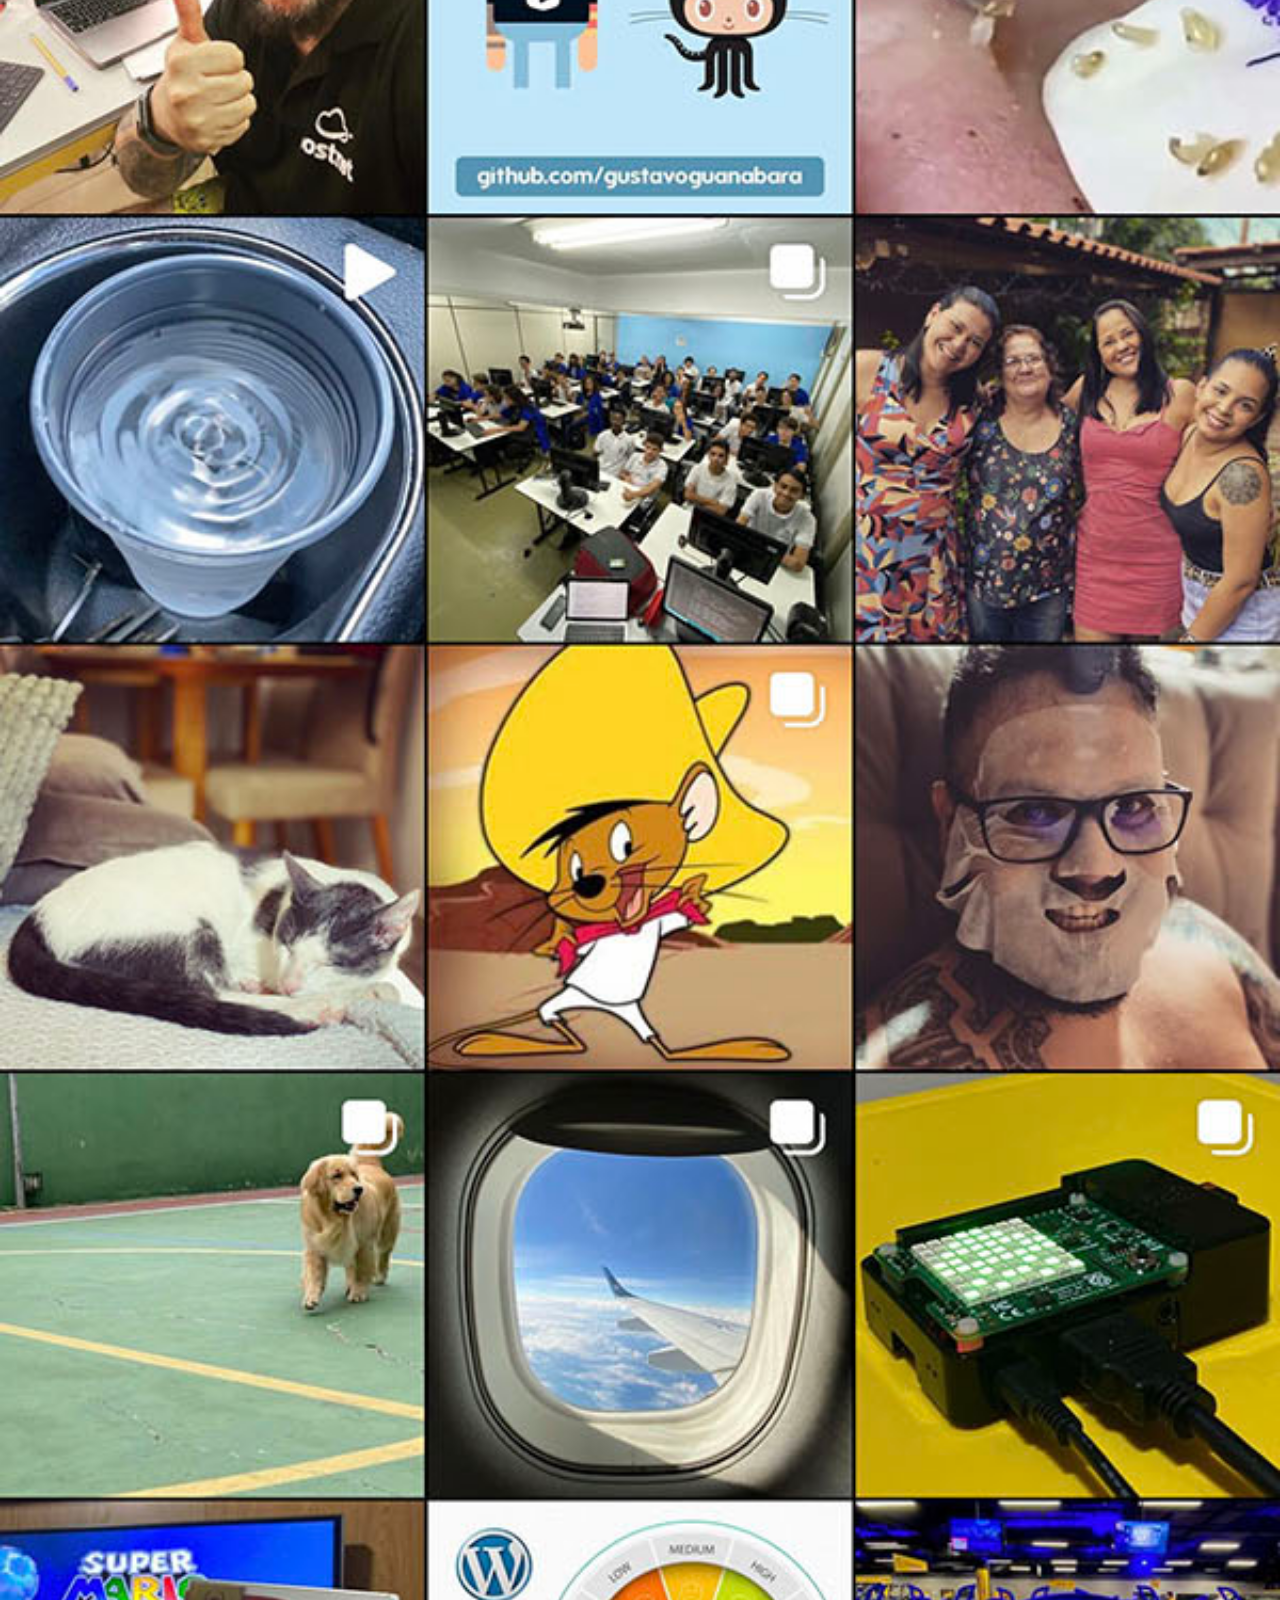
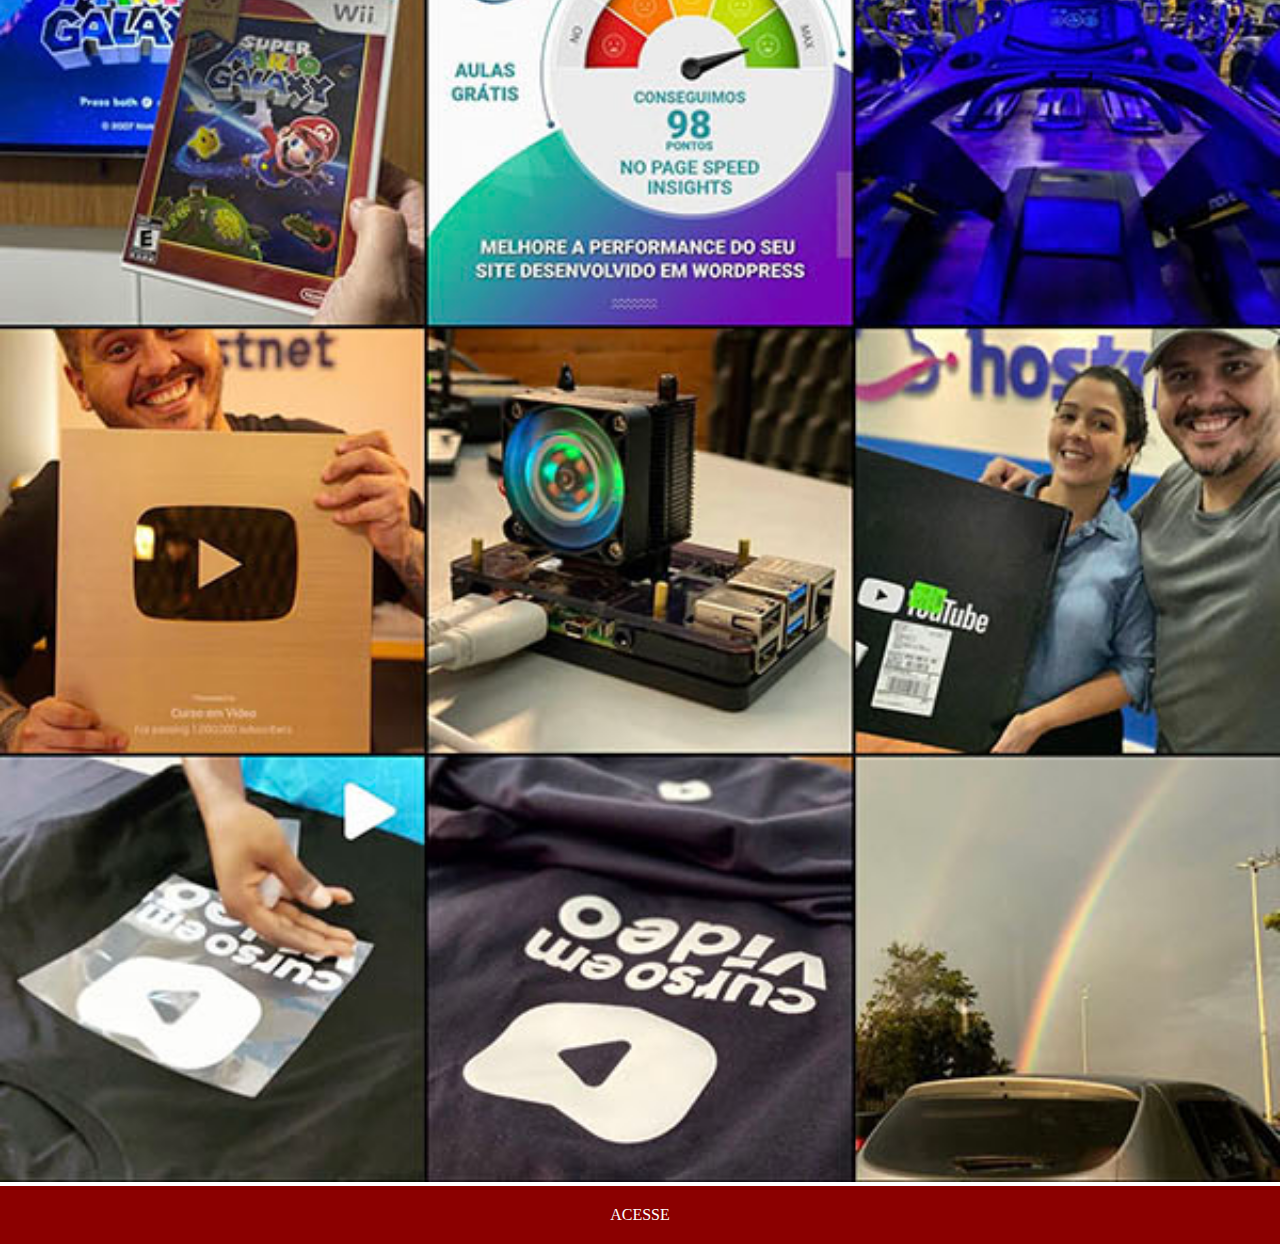
<file: instagram.html>
<!DOCTYPE html>
<html lang="pt-br">
<head>
    <meta charset="UTF-8">
    <meta name="viewport" content="width=device-width, initial-scale=1.0">
    <title>Instagram</title>
    <link rel="stylesheet" href="estilo/social.css">
</head>
<body>
    <img src="imagens/tela-instagram.jpg" alt="intagram">
    <a href="https://www.instagram.com/cursoemvideo/" target="_blank">ACESSE</a>
    
</body>
</html>
</file>
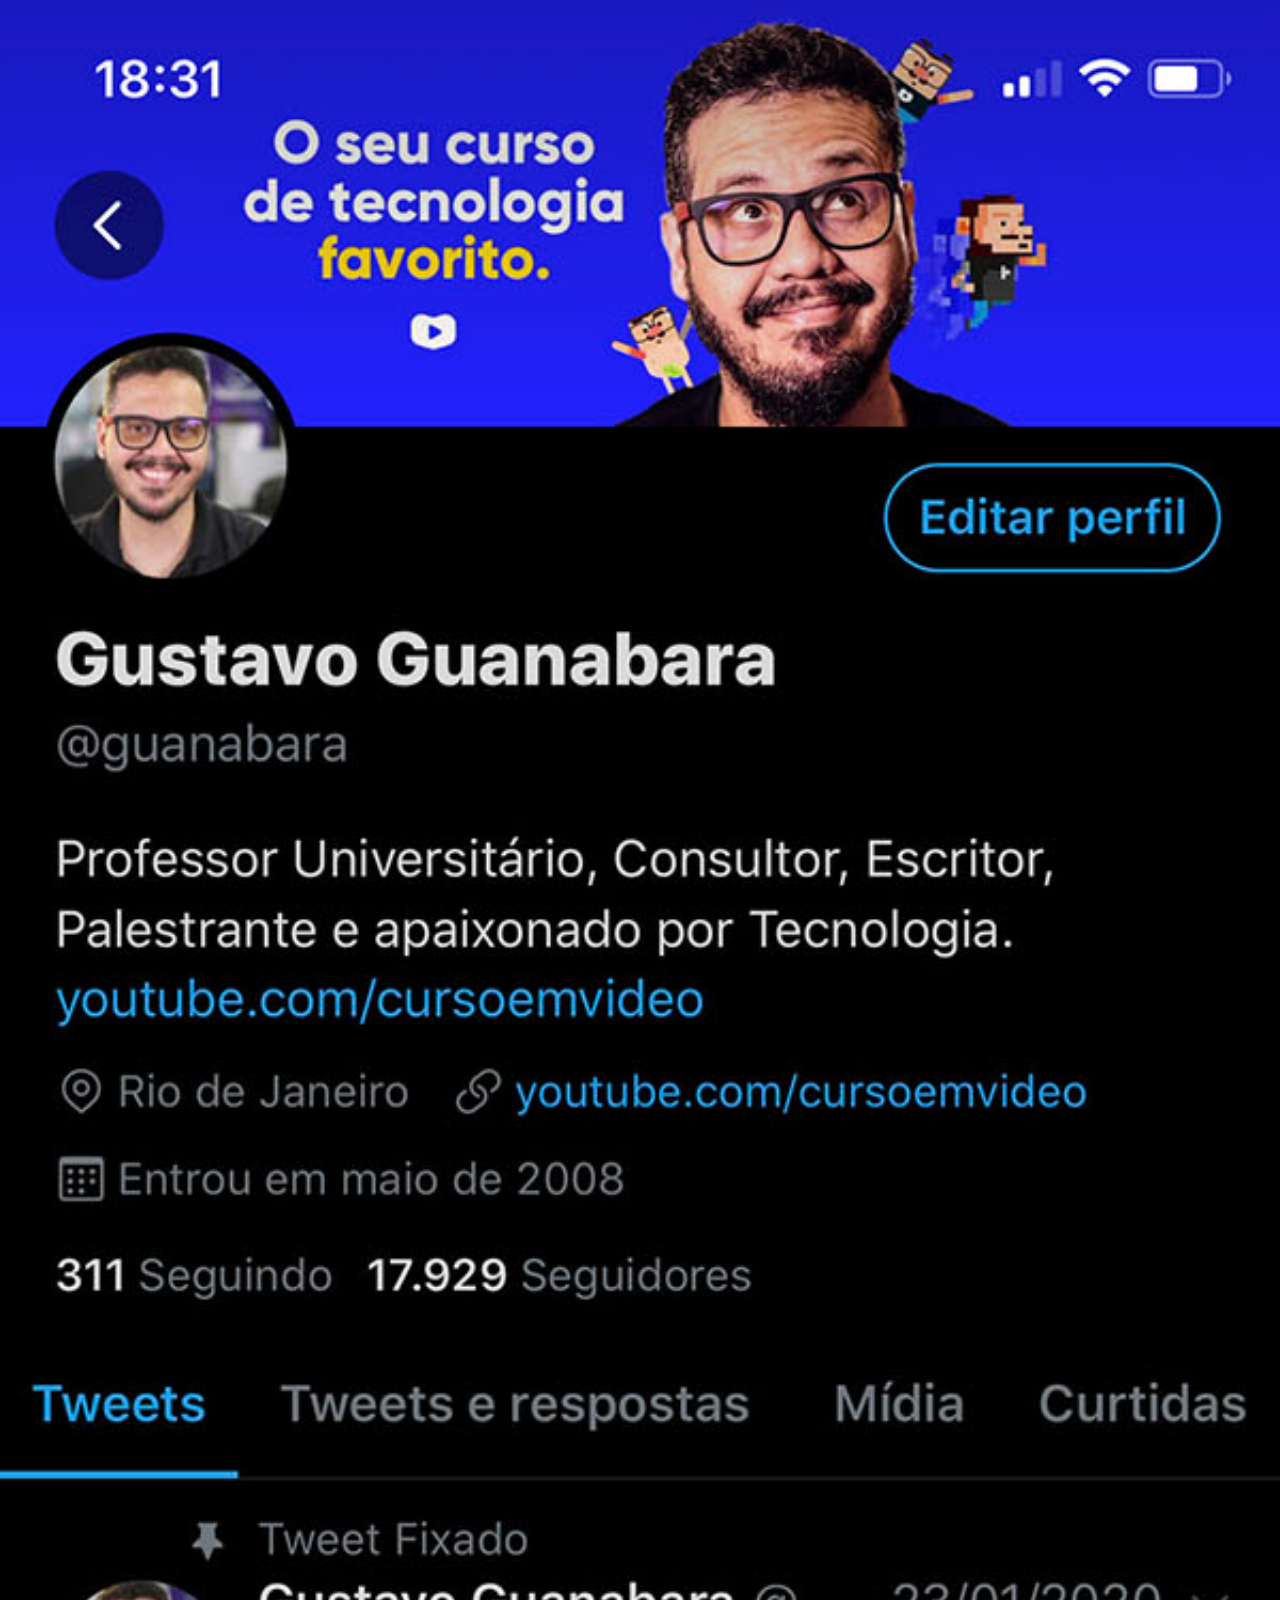
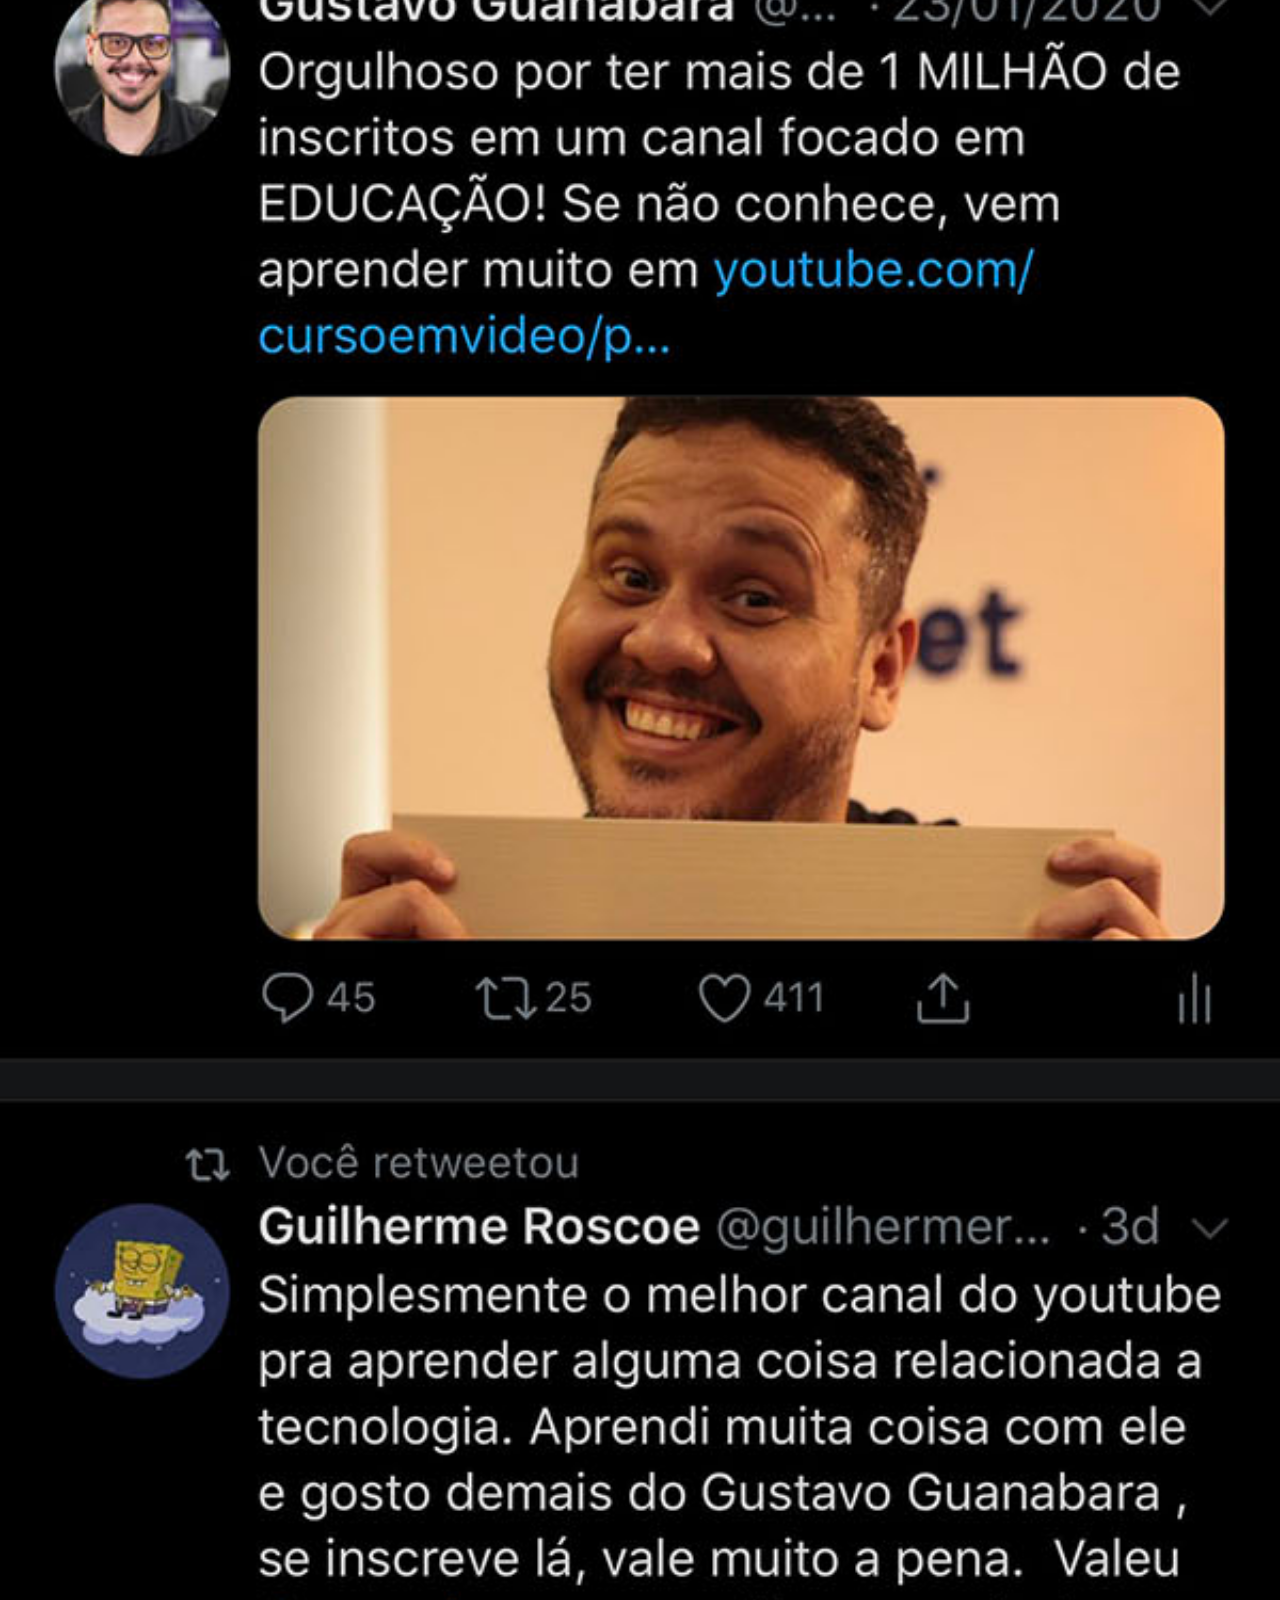
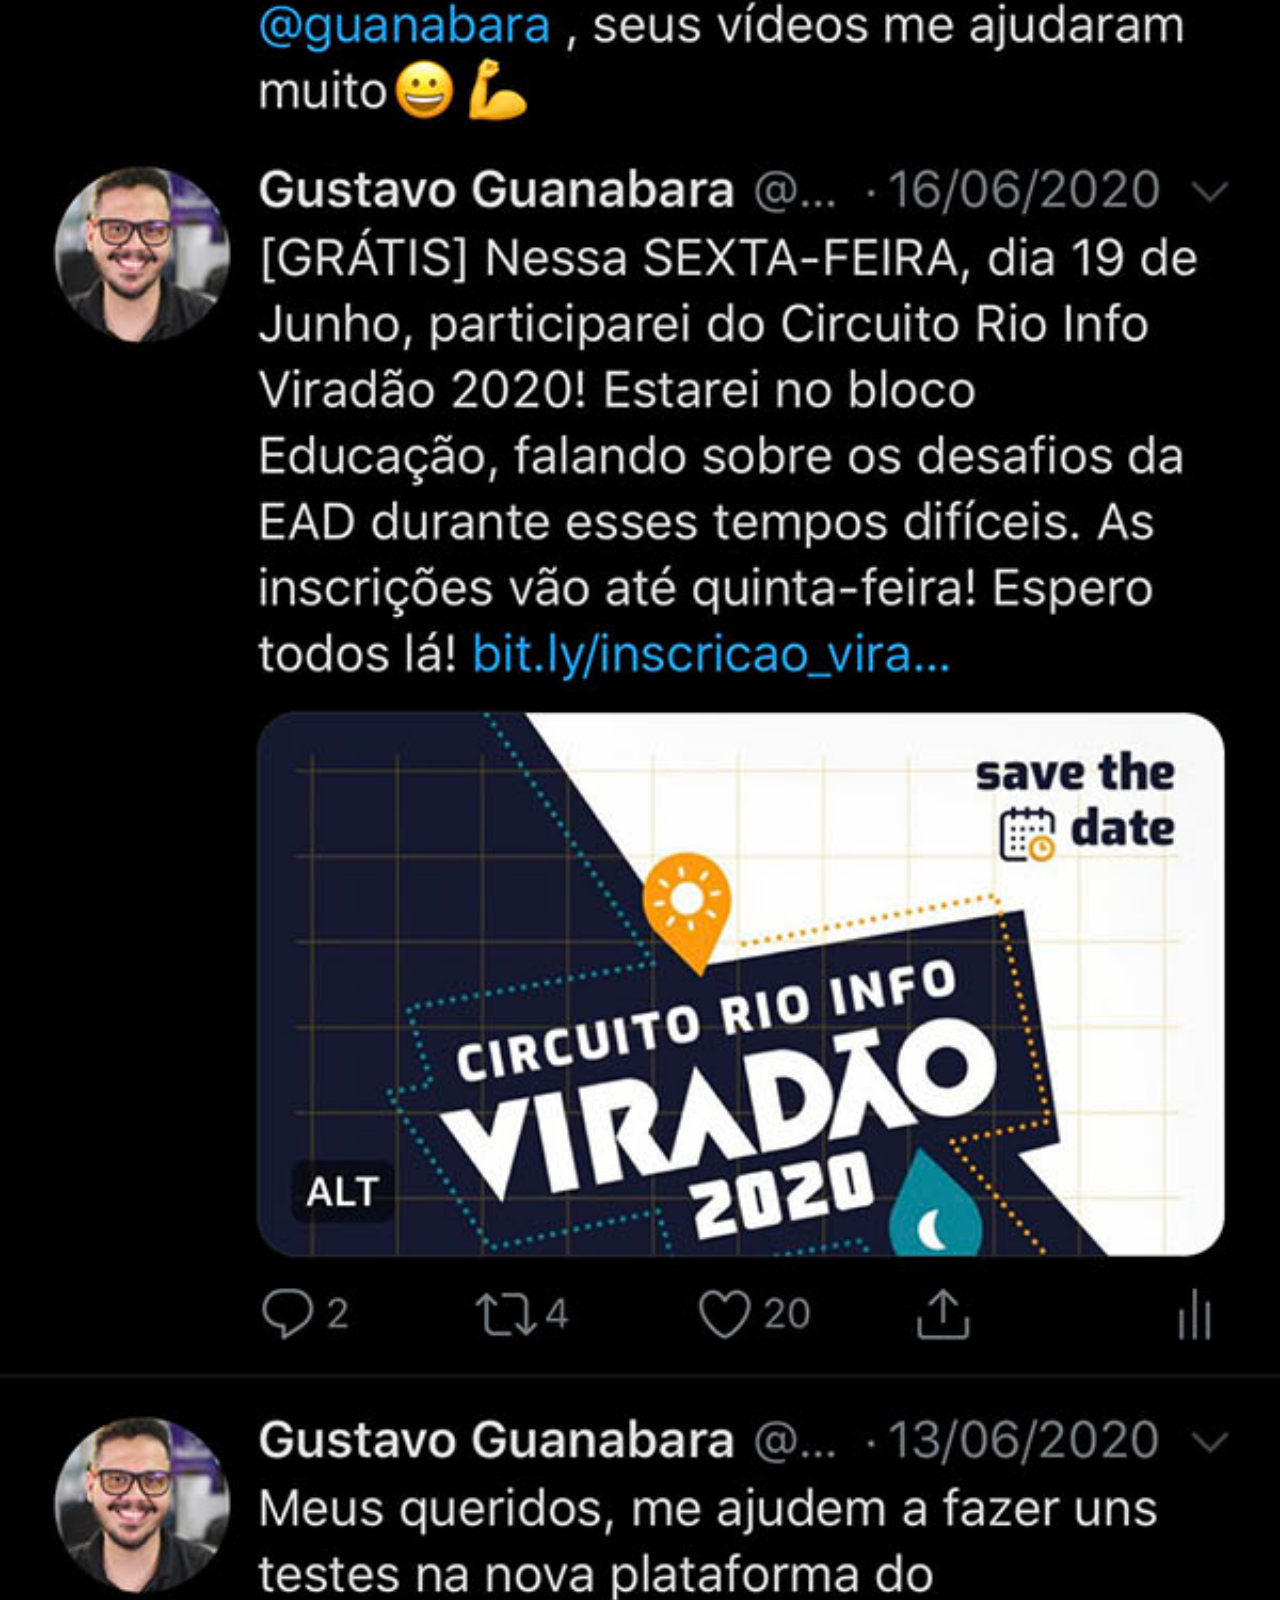
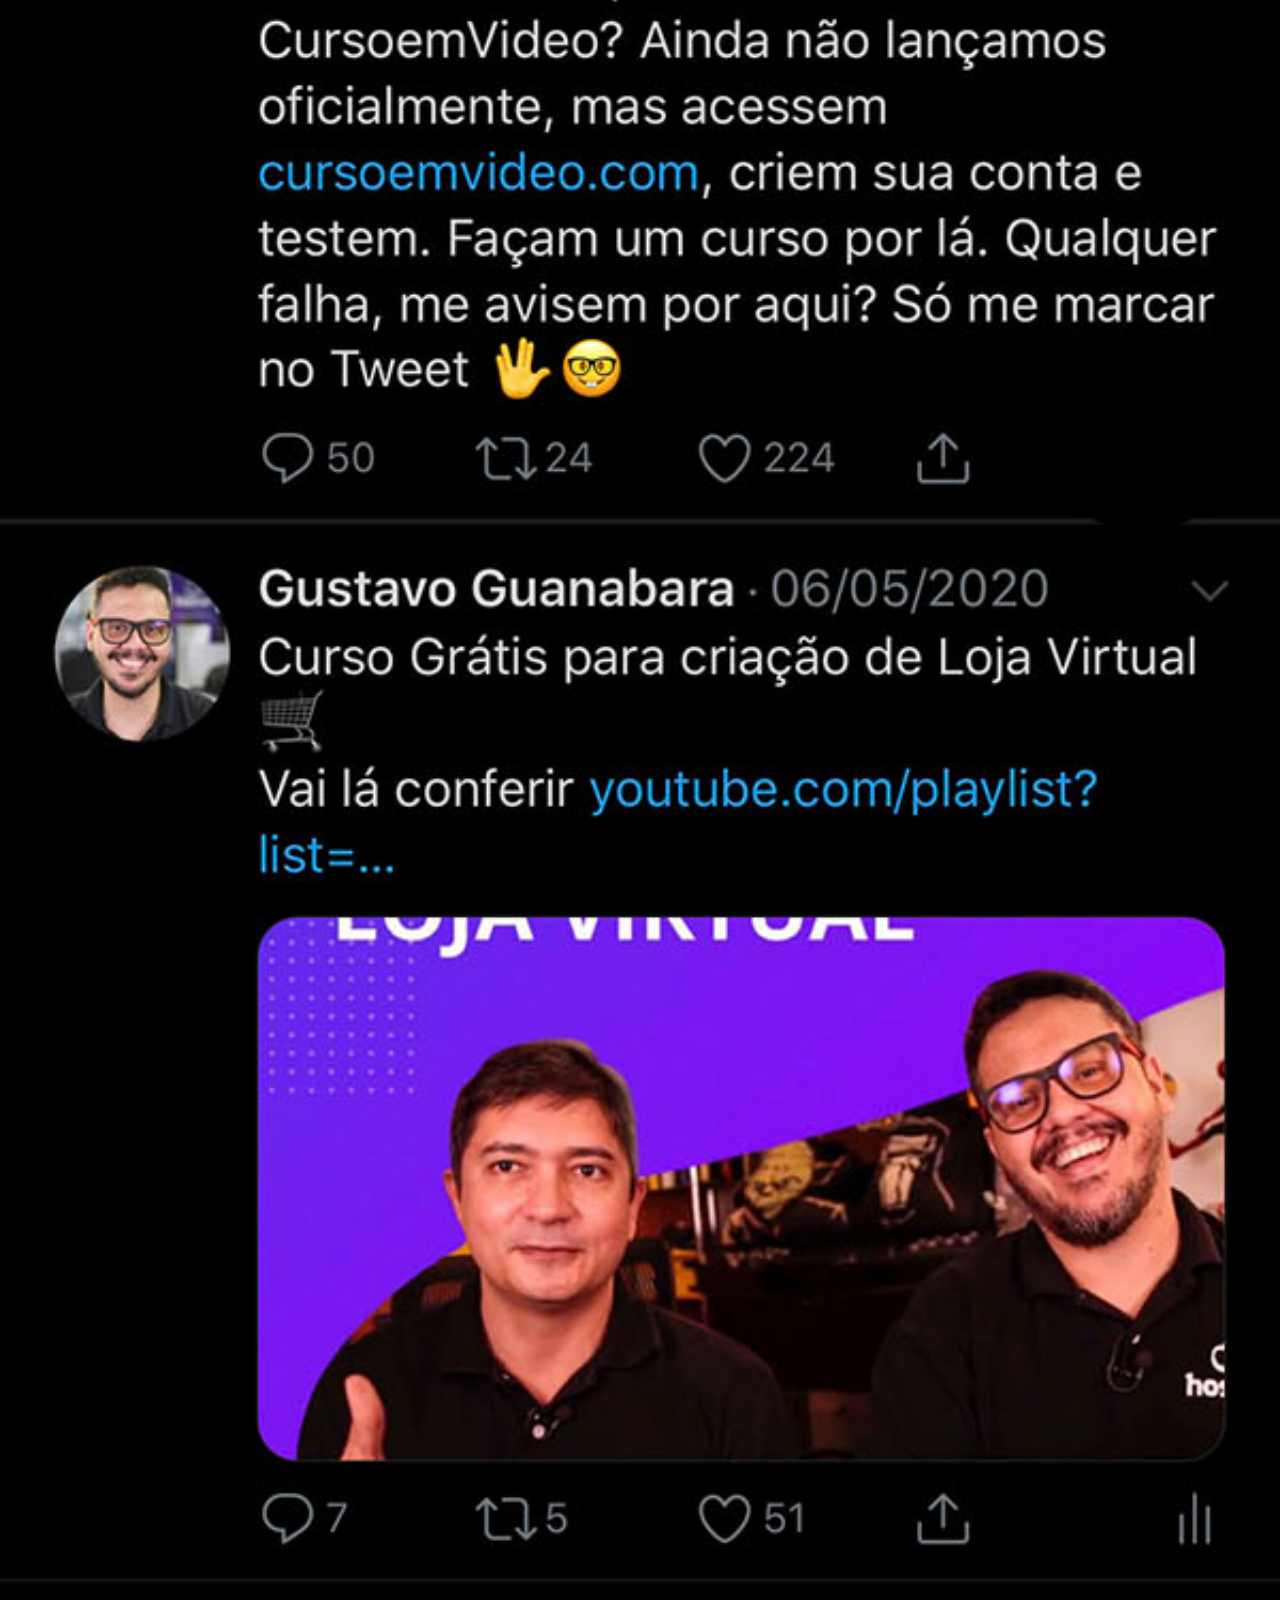
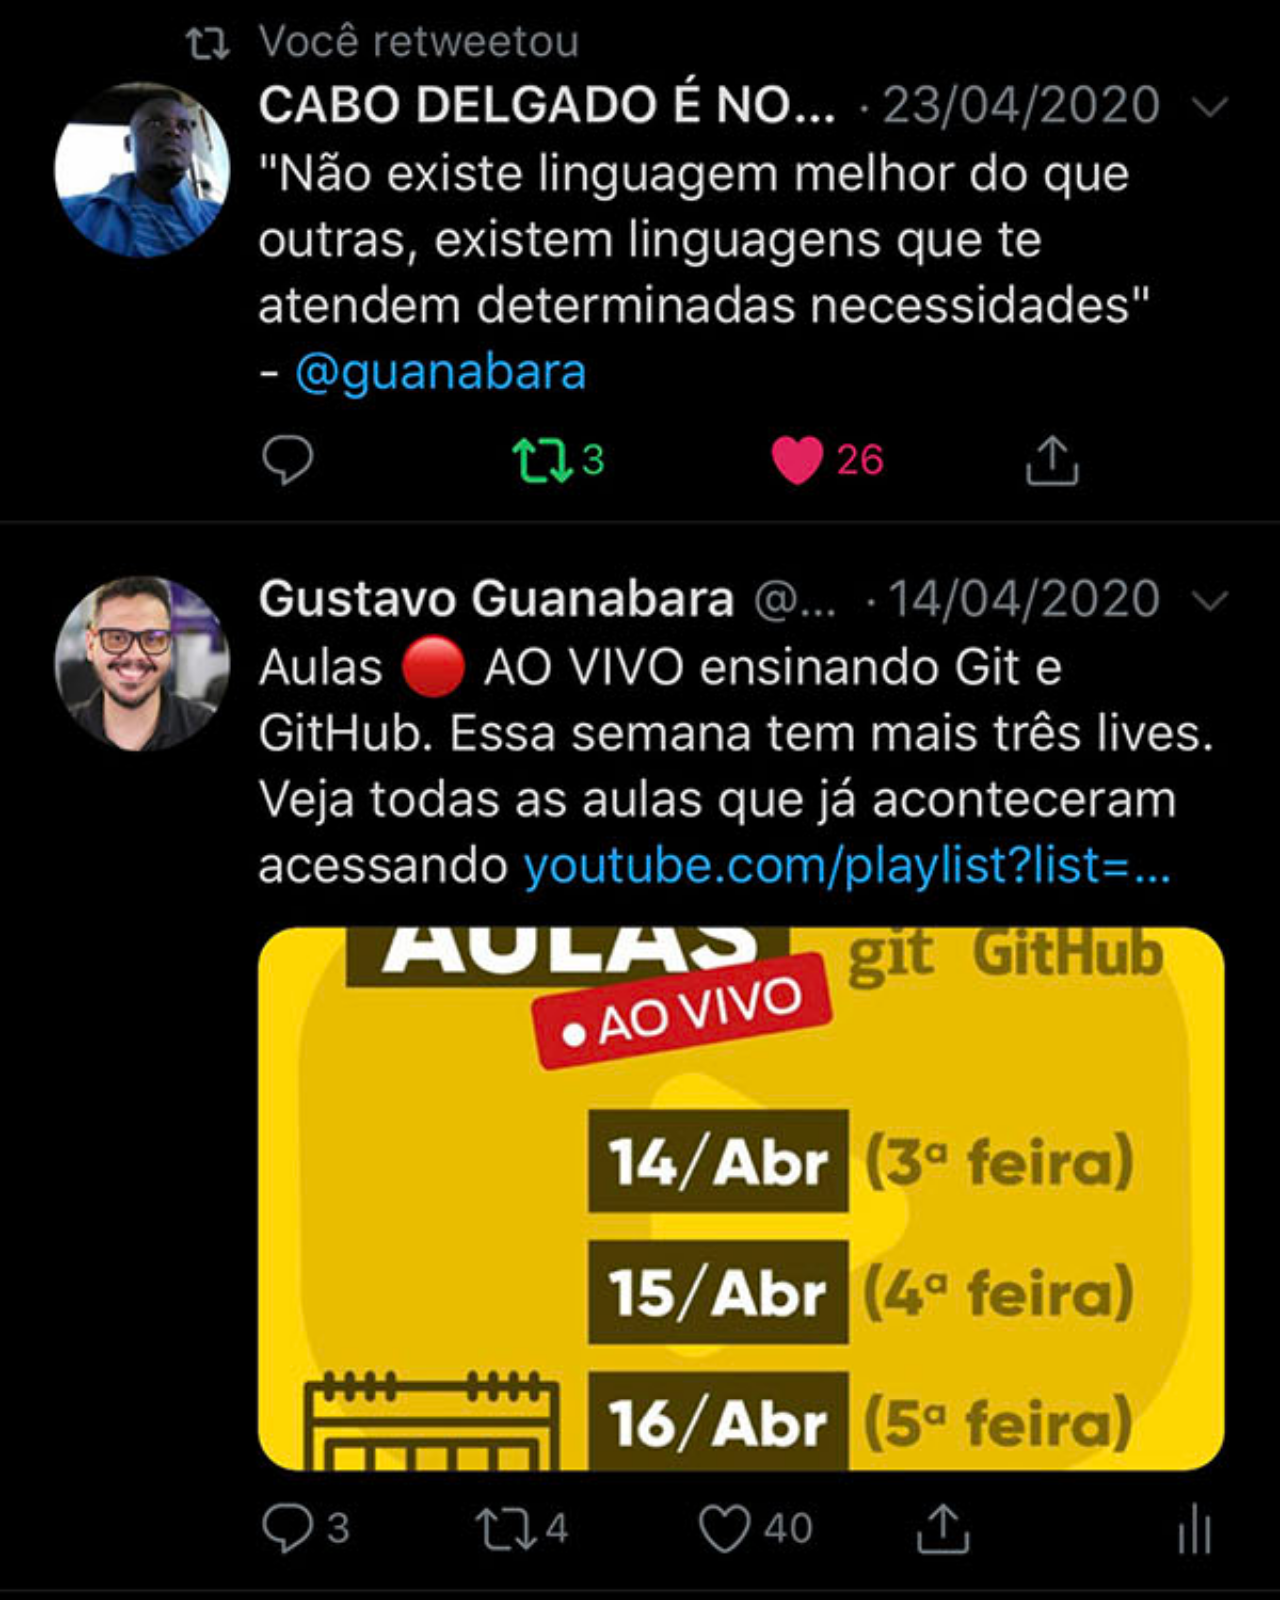
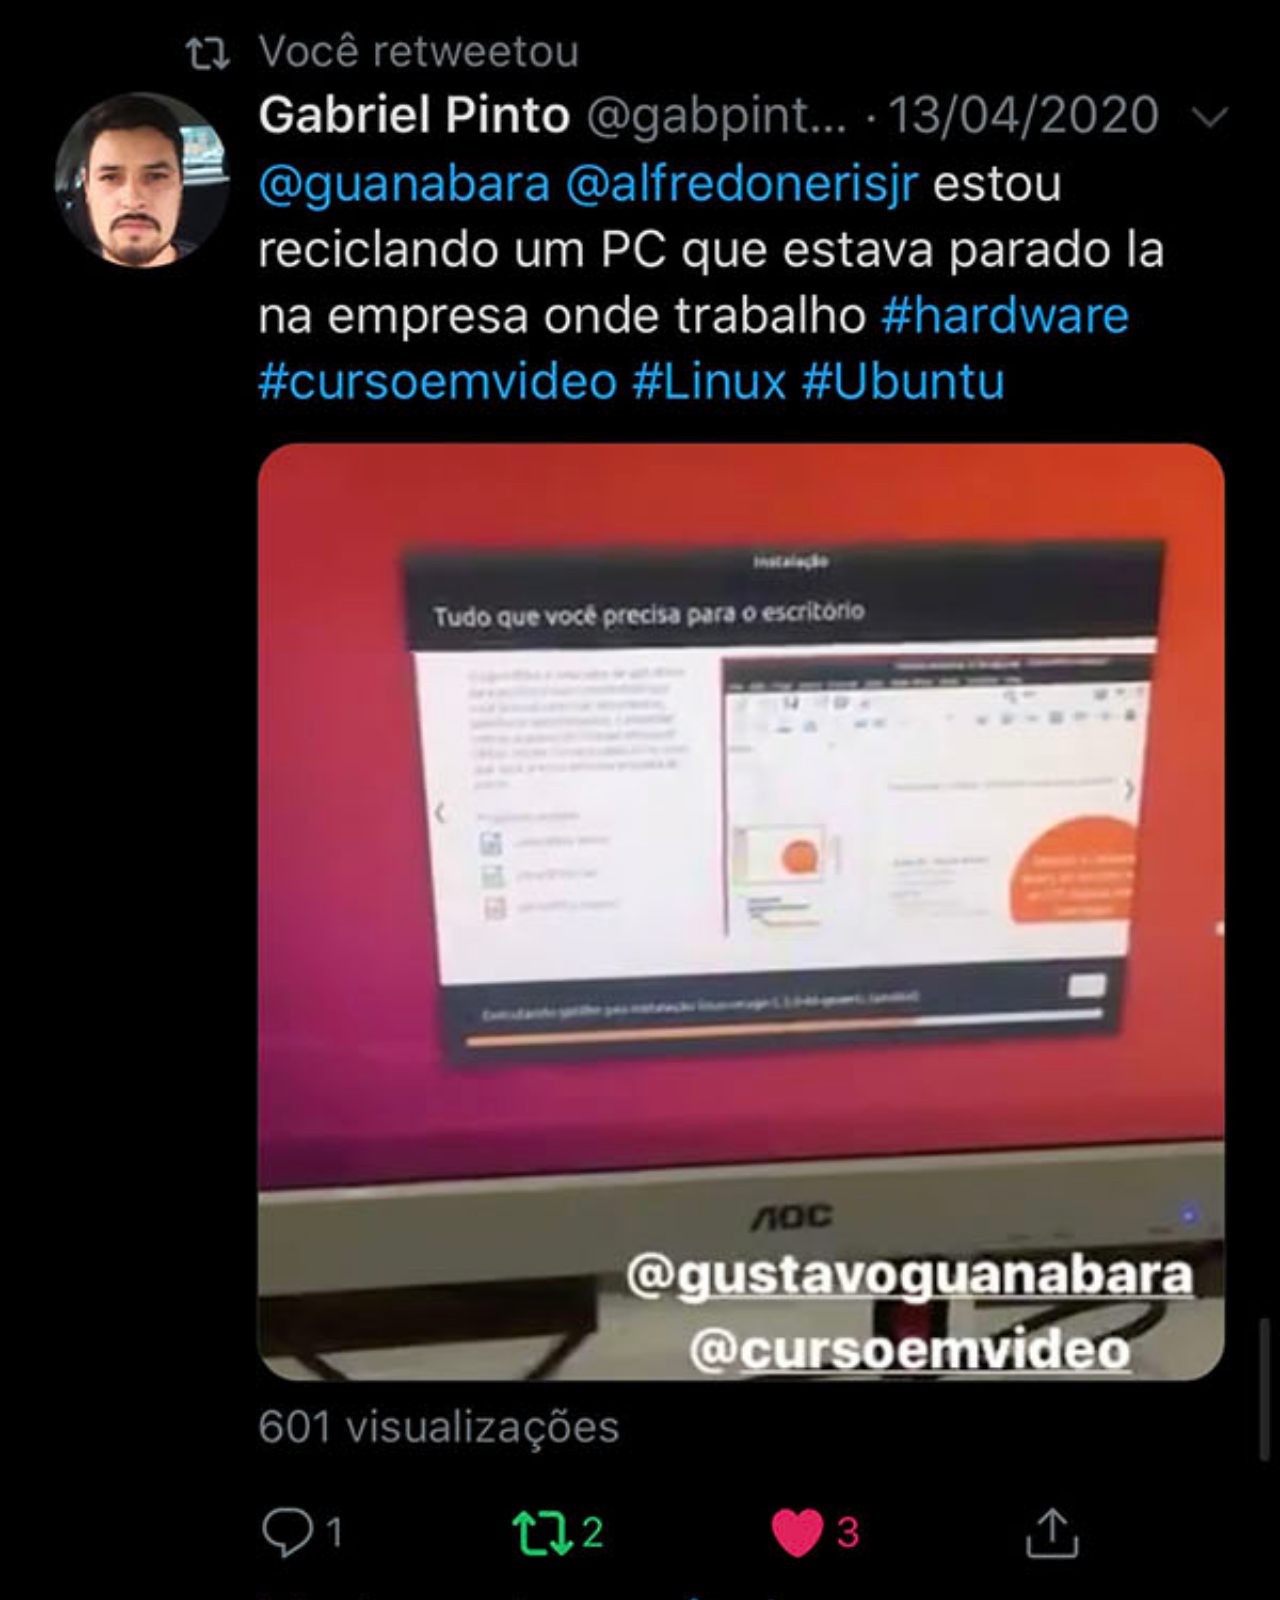
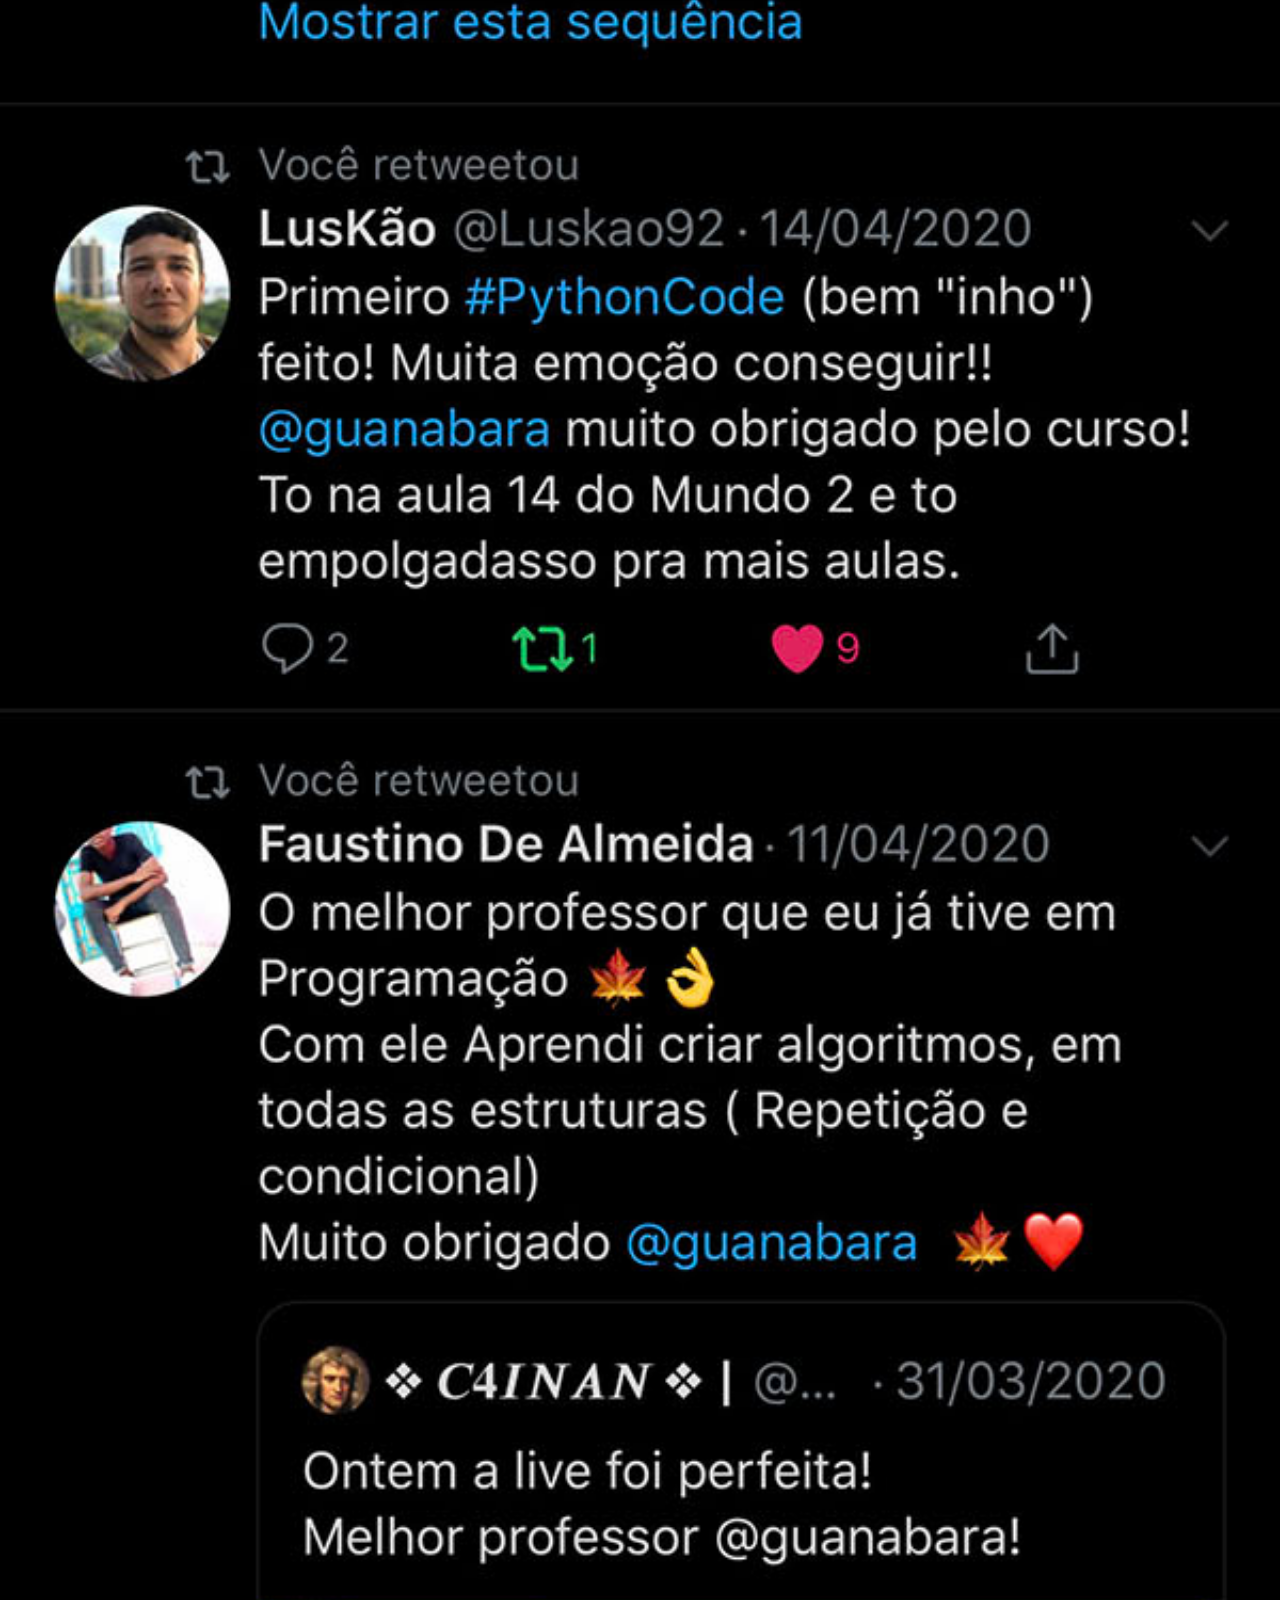
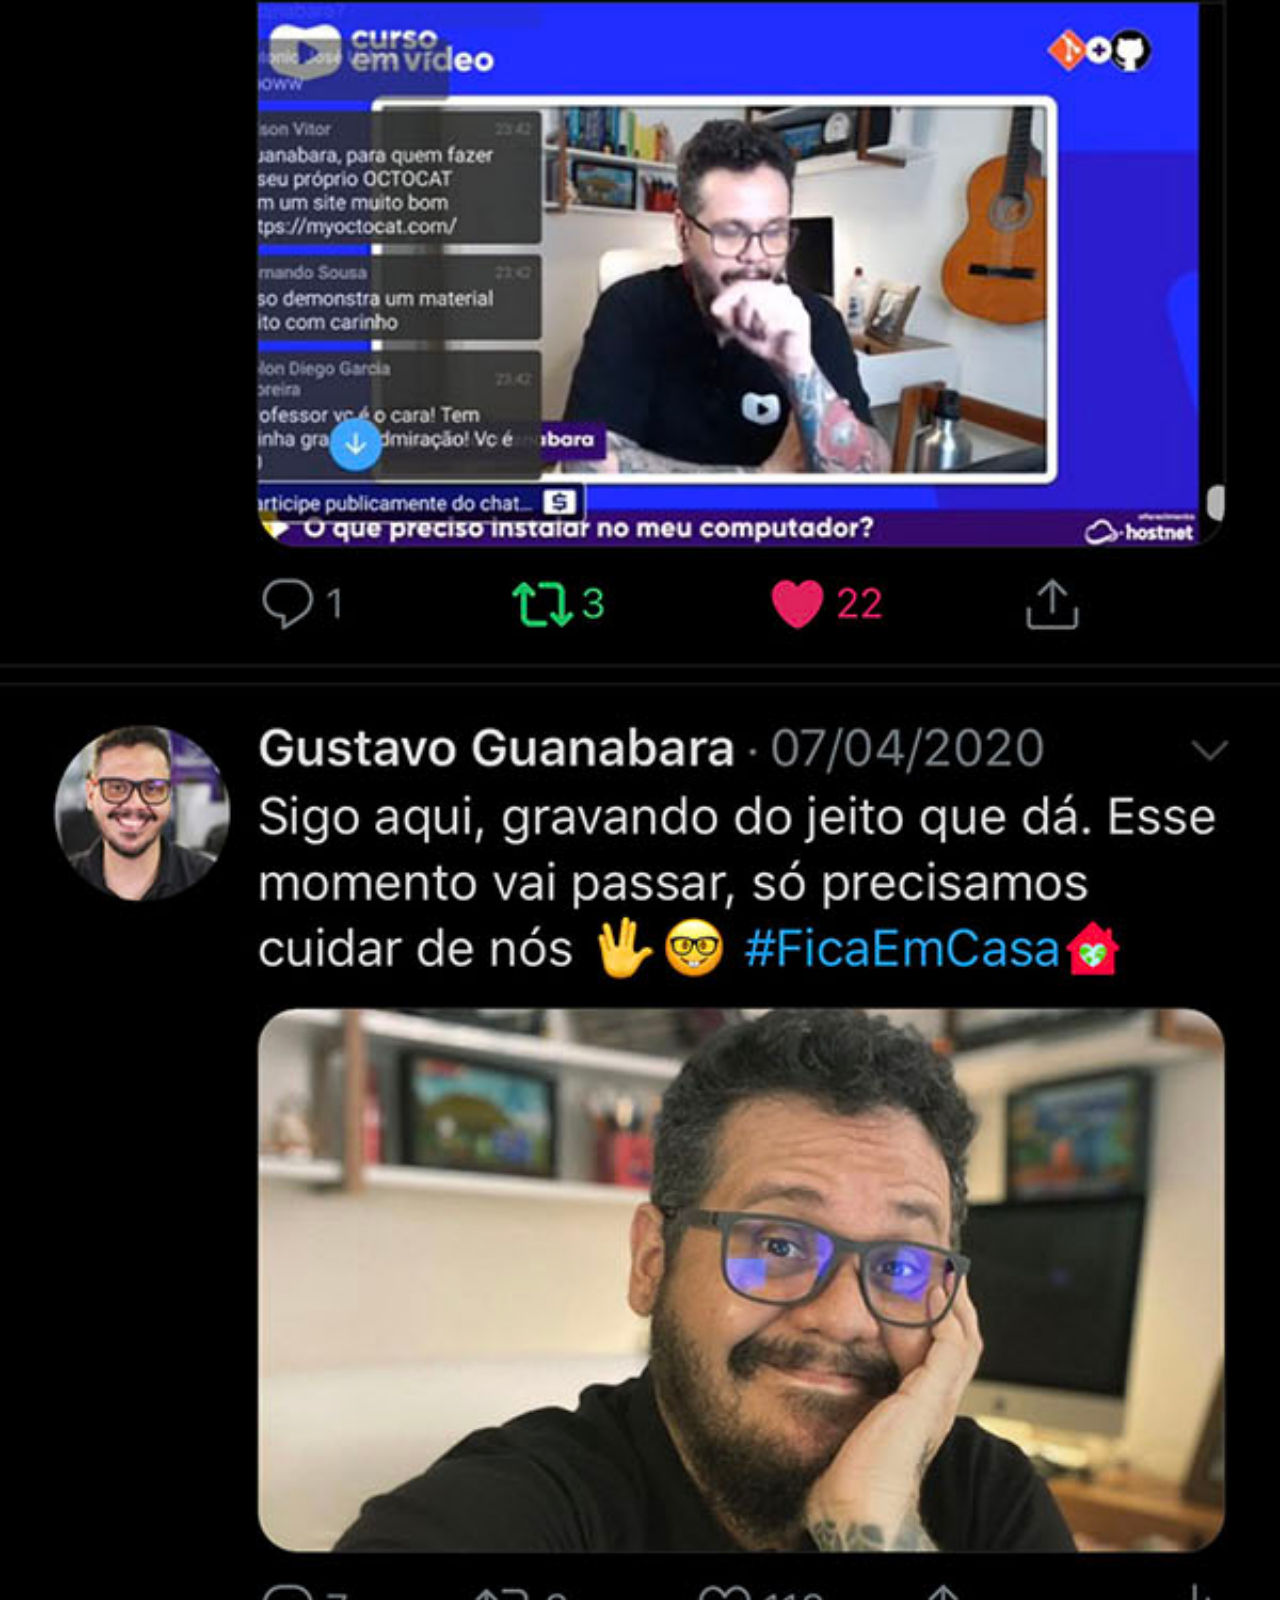
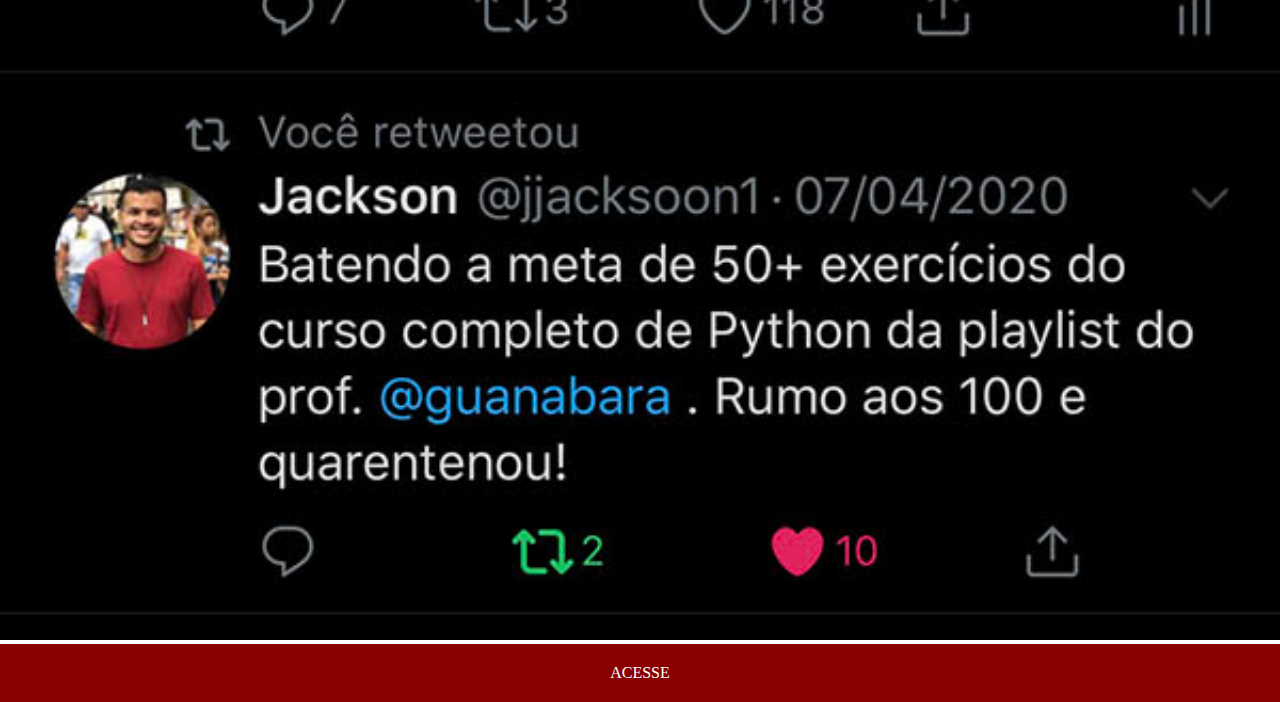
<file: twitter.html>
<!DOCTYPE html>
<html lang="pt-br">
<head>
    <meta charset="UTF-8">
    <meta name="viewport" content="width=device-width, initial-scale=1.0">
    <title>twitter</title>
    <link rel="stylesheet" href="estilo/social.css">
</head>
<body>
    <img src="imagens/tela-twitter.jpg" alt="twitter">
    <a href="https://twitter.com/">ACESSE</a>    
</body>
</html>
</file>
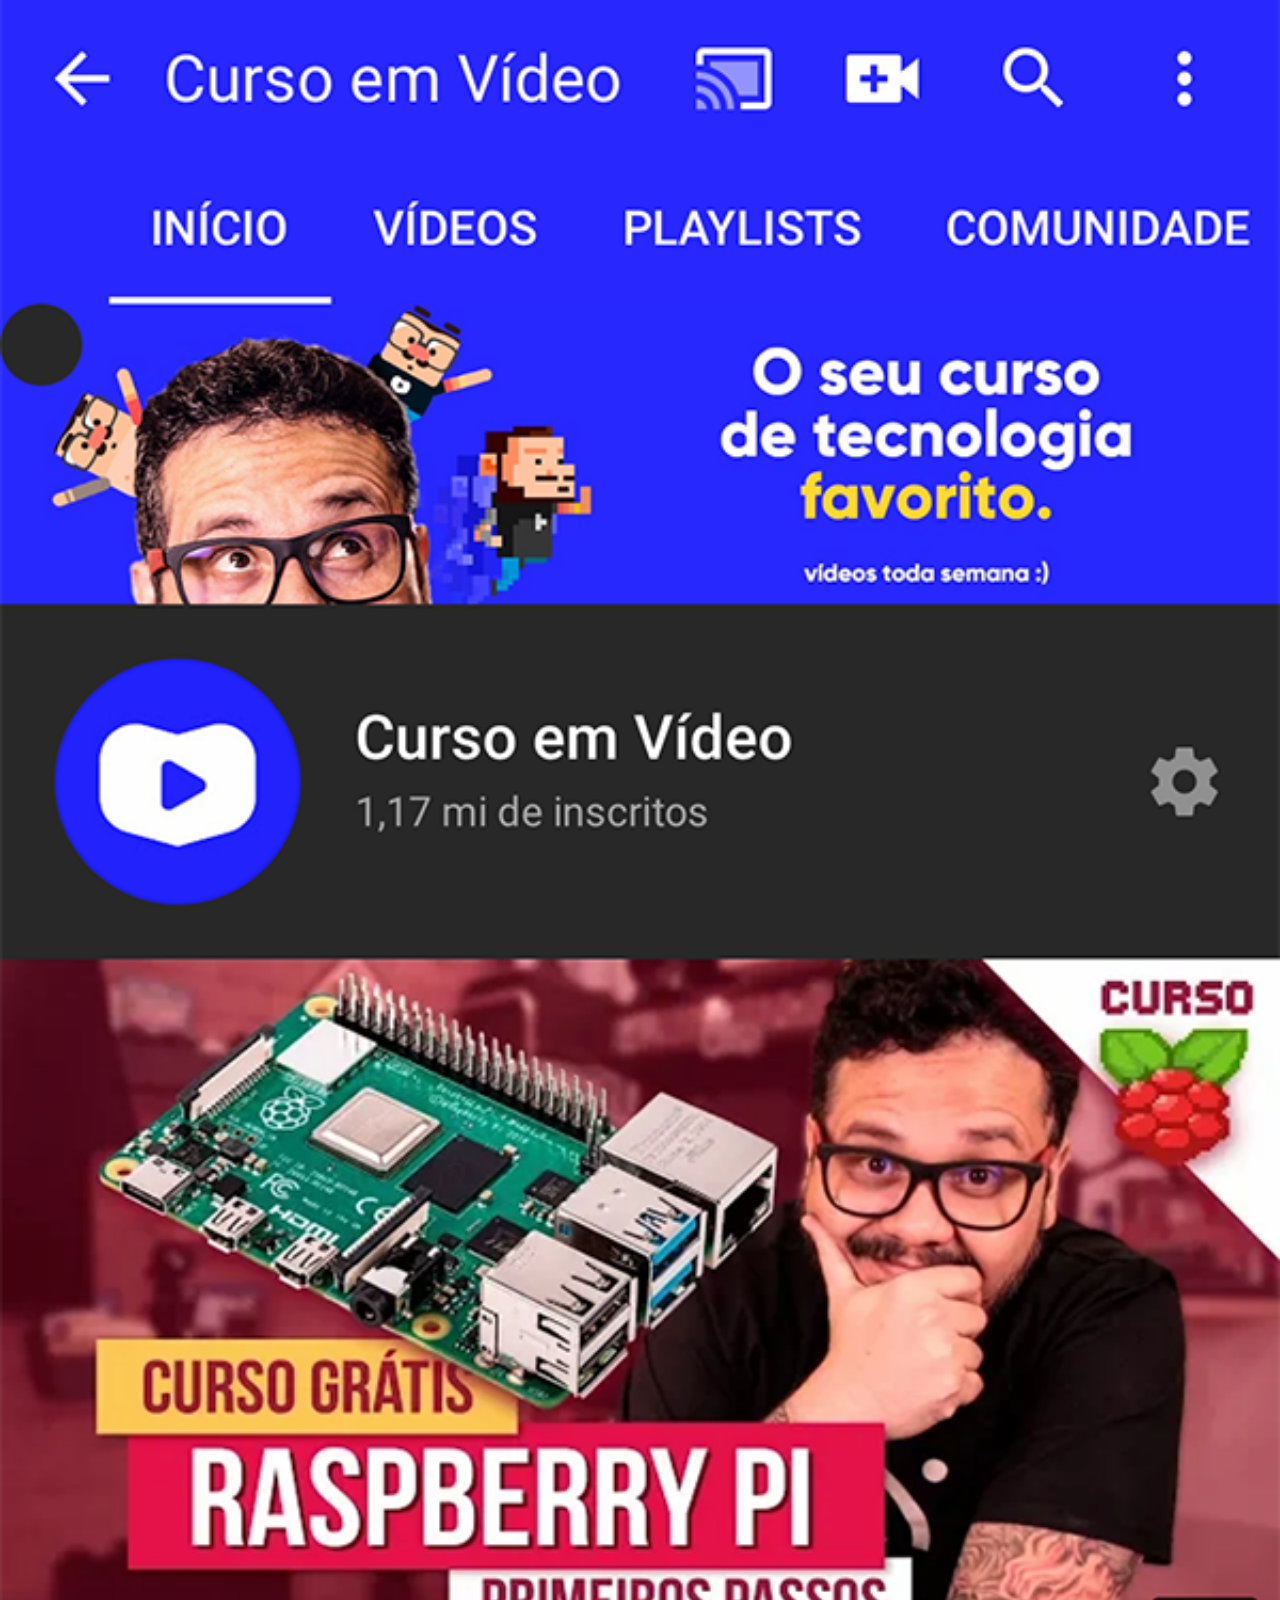
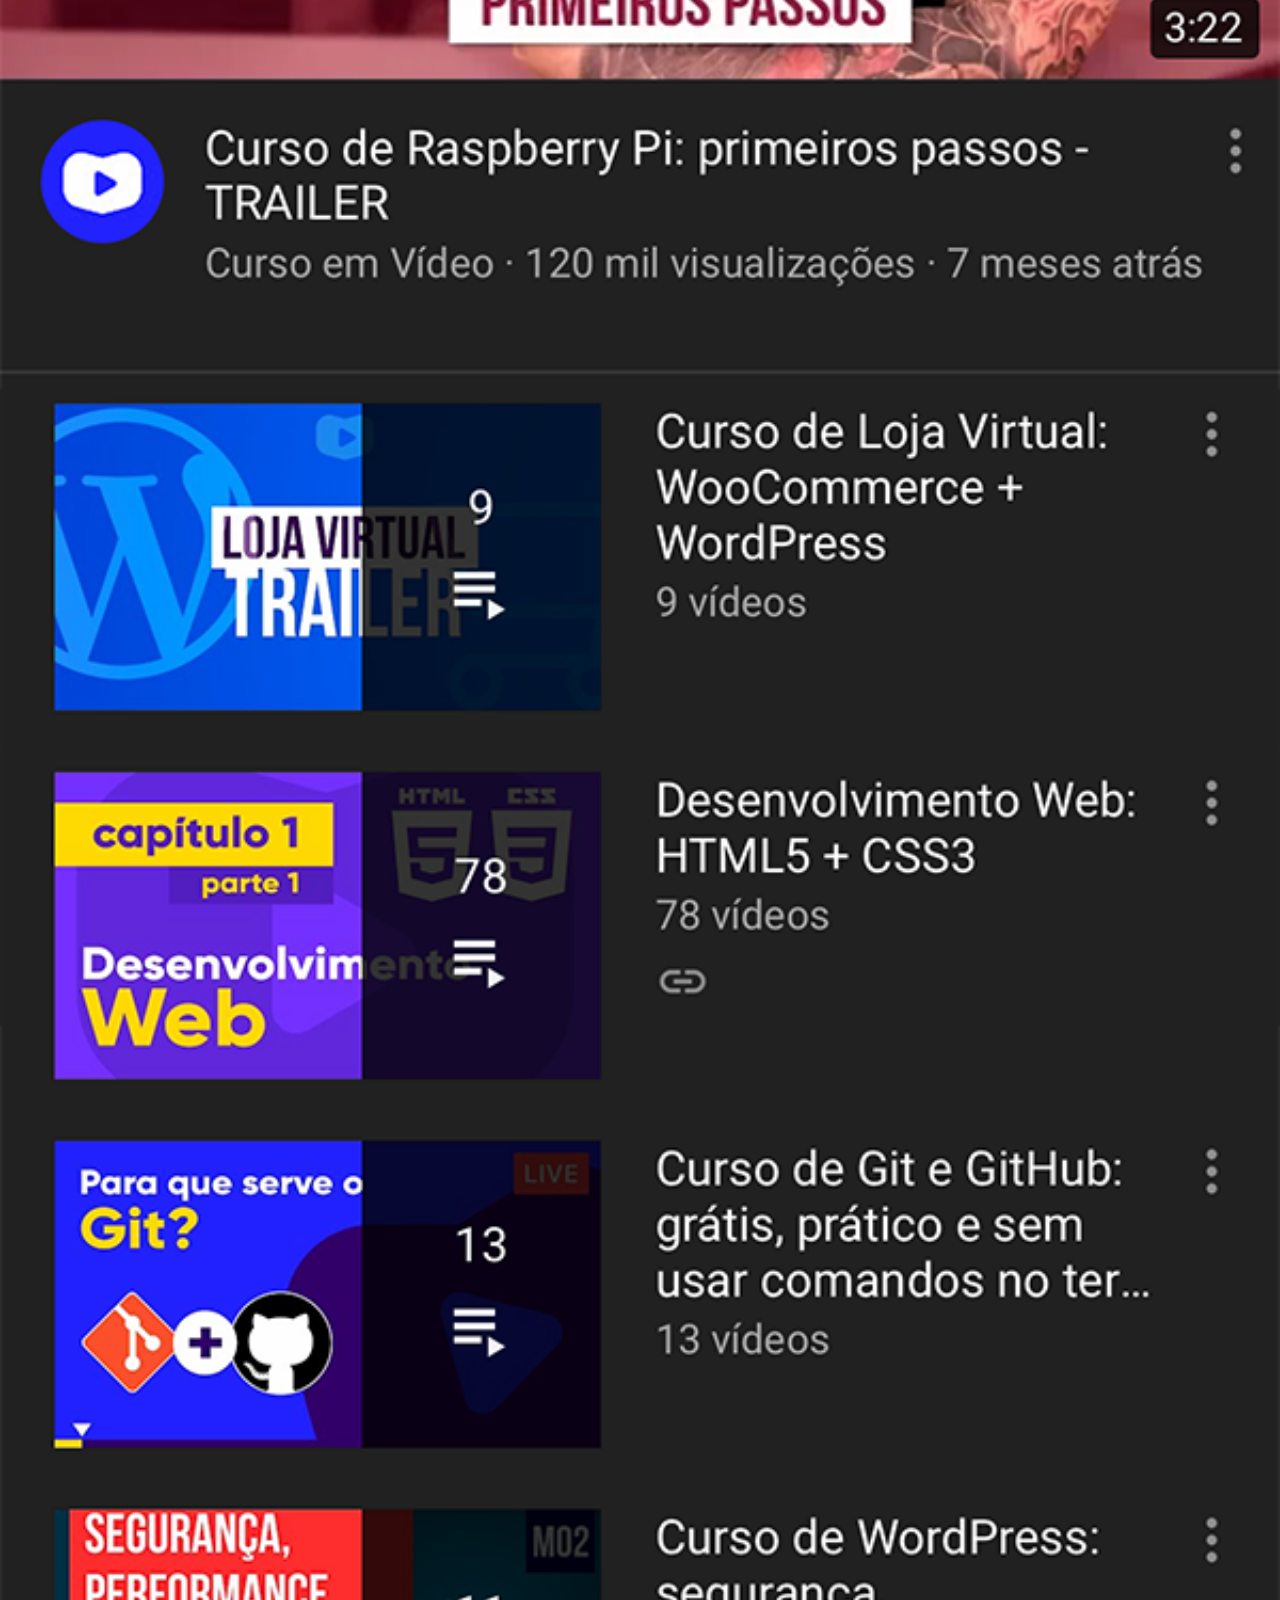
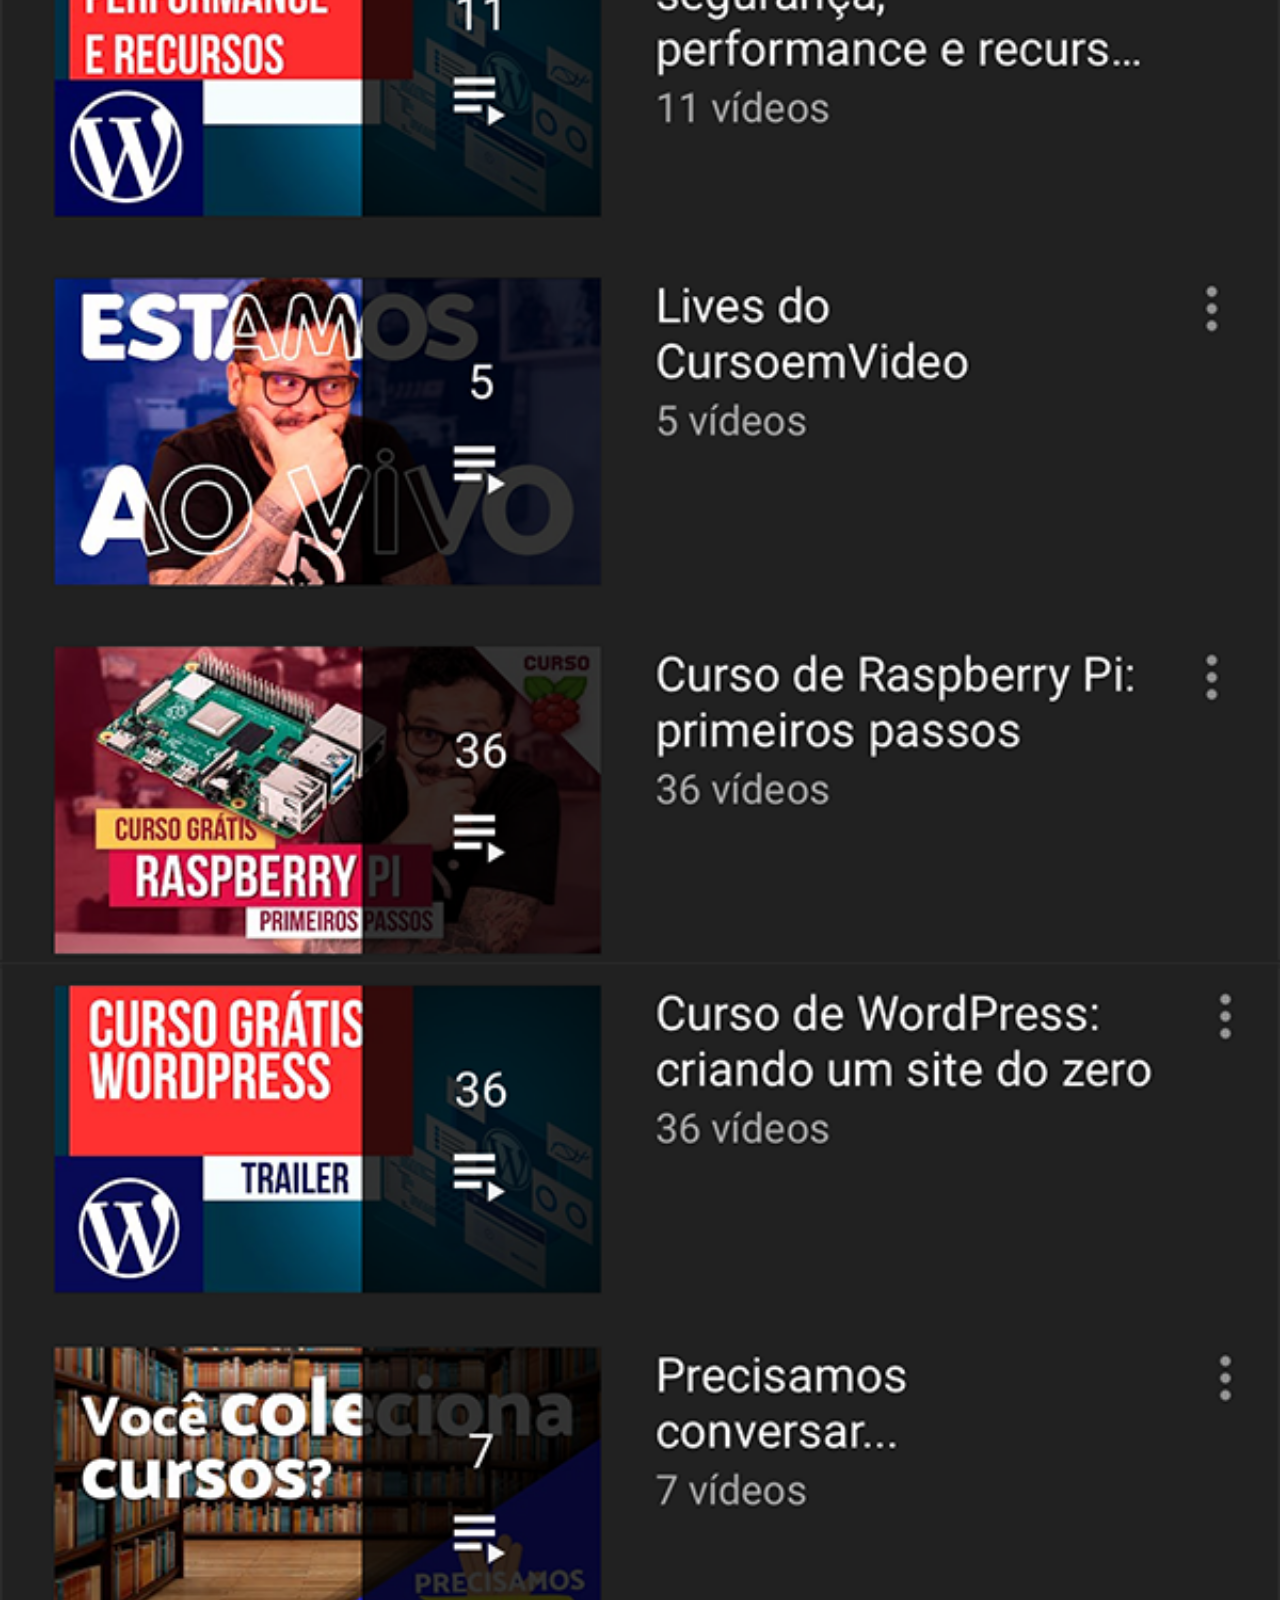
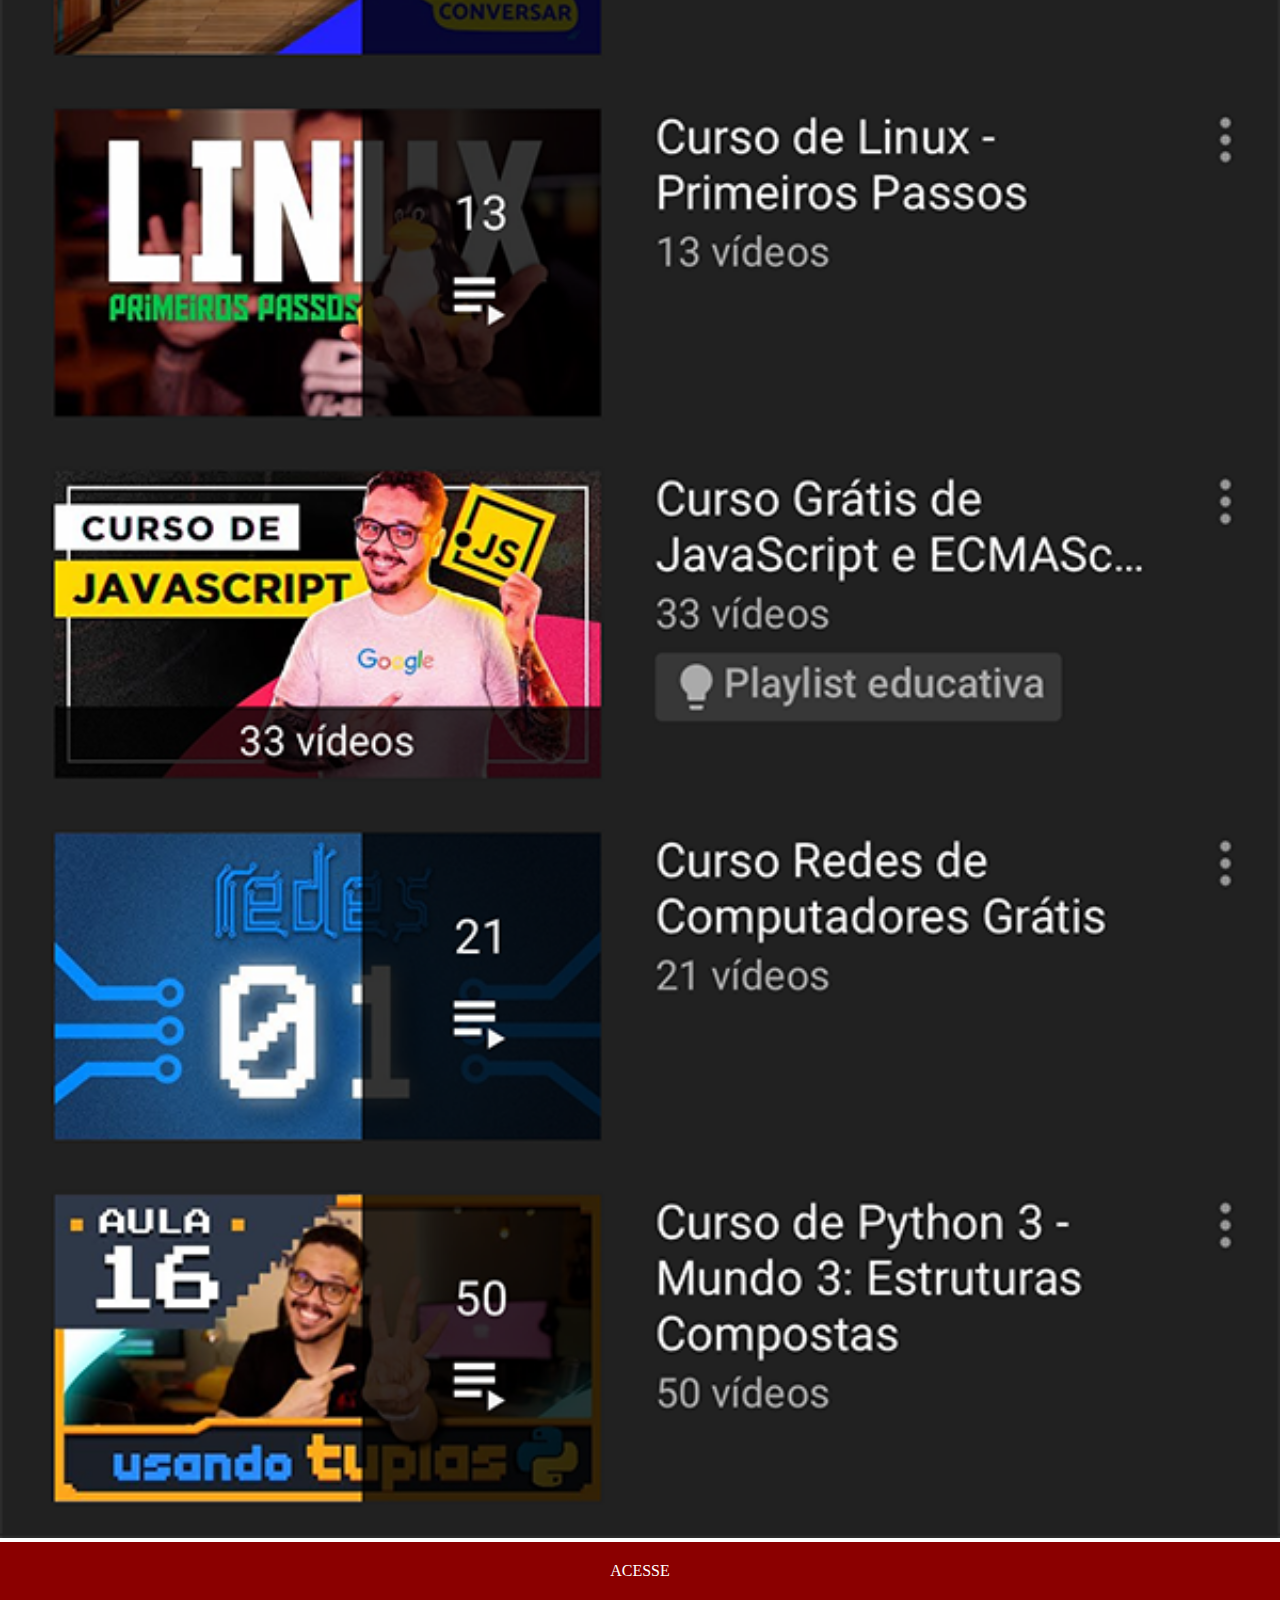
<file: youtube.html>
<!DOCTYPE html>
<html lang="pt-br">
<head>
    <meta charset="UTF-8">
    <meta name="viewport" content="width=device-width, initial-scale=1.0">
    <title>youtube</title>
    <link rel="stylesheet" href="estilo/social.css">
</head>

<body>
   <img src="imagens/tela-youtube.png" alt="youtube">
   <a href="https://www.youtube.com/@CursoemVideo/playlists" target="_blank">ACESSE</a>
    
</body>
</html>
</file>
<file: estilo/style.css>
* {
    margin: 0;
    padding: 0;
    font-family: Arial, Helvetica, sans-serif;
}

html, body{
    height: 100vh;
    width: 100vw;
}

body{
    background: url(../imagens/fundo-madeira.jpg) top center;
    background-repeat: no-repeat;
    background-attachment: fixed;
    background-size: cover; /*ocupar o tamanho da tela inteira*/
}

main{
    position: relative;
    height: 100vh;
}

section#telefone{
    position: absolute;
    top: 50%;
    left: 50%;
    height: 627px;
    width: 311px;
    transform: translate(-50%, -50%);
    background-image: url(/imagens/frame-iphone.png);
    background-repeat: no-repeat;
}

iframe#tela{
    position: relative;
    top: 80px;
    left: 22px;
    width: 267px;
    height: 471px;
}

section#redes-sociais{
    text-align: right;
}

section#redes-sociais img{
    width: 50px;
    margin: 10px;
    border-radius: 50%;
    box-shadow: 2px 2px 5px rgba(0, 0, 0, 0.400);
    box-sizing: border-box; /* a borda vai fazer parte da caixa*/
}

section#redes-sociais img:hover{
    border: 2px solid #ffffff4d;
    transform: translate(-3px, -3px); /*levantar o botao*/
    box-shadow: 5px 5px 10px rgba(0, 0, 0, 0.397);
    transition: transform 0.5s, border 1s;
}
</file>
<file: estilo/social.css>
*{
    margin: 0;
    padding: 0;
}

::-webkit-scrollbar{ /* esconde a rolagem lateral*/
    width: 0px;
    height: 0px;
}

img{
    width: 100vw;
}

a{
    display: block;
    background-color: darkred;
    color: #fff;
    padding: 20px;
    text-align: center;
    font: bolder;
    text-decoration: none;
}

a:hover{
background-color: red;

}
</file>
